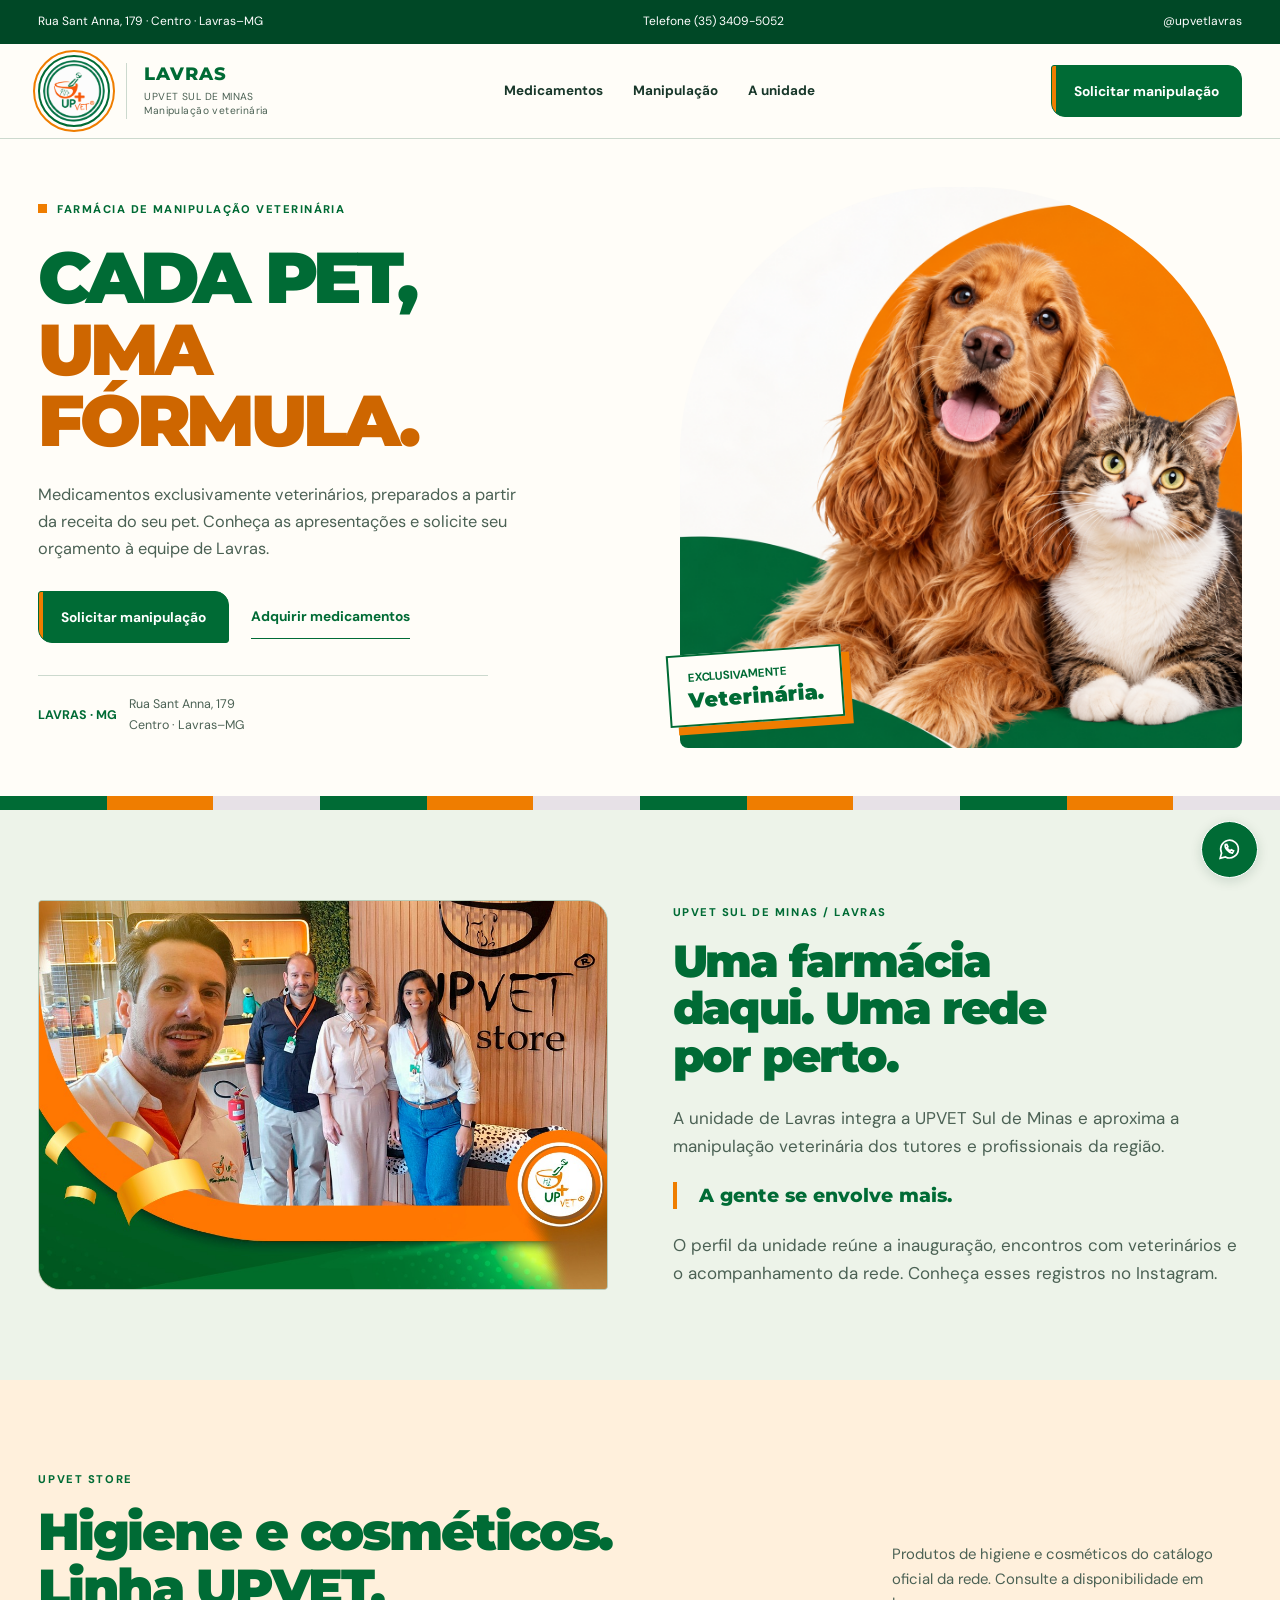
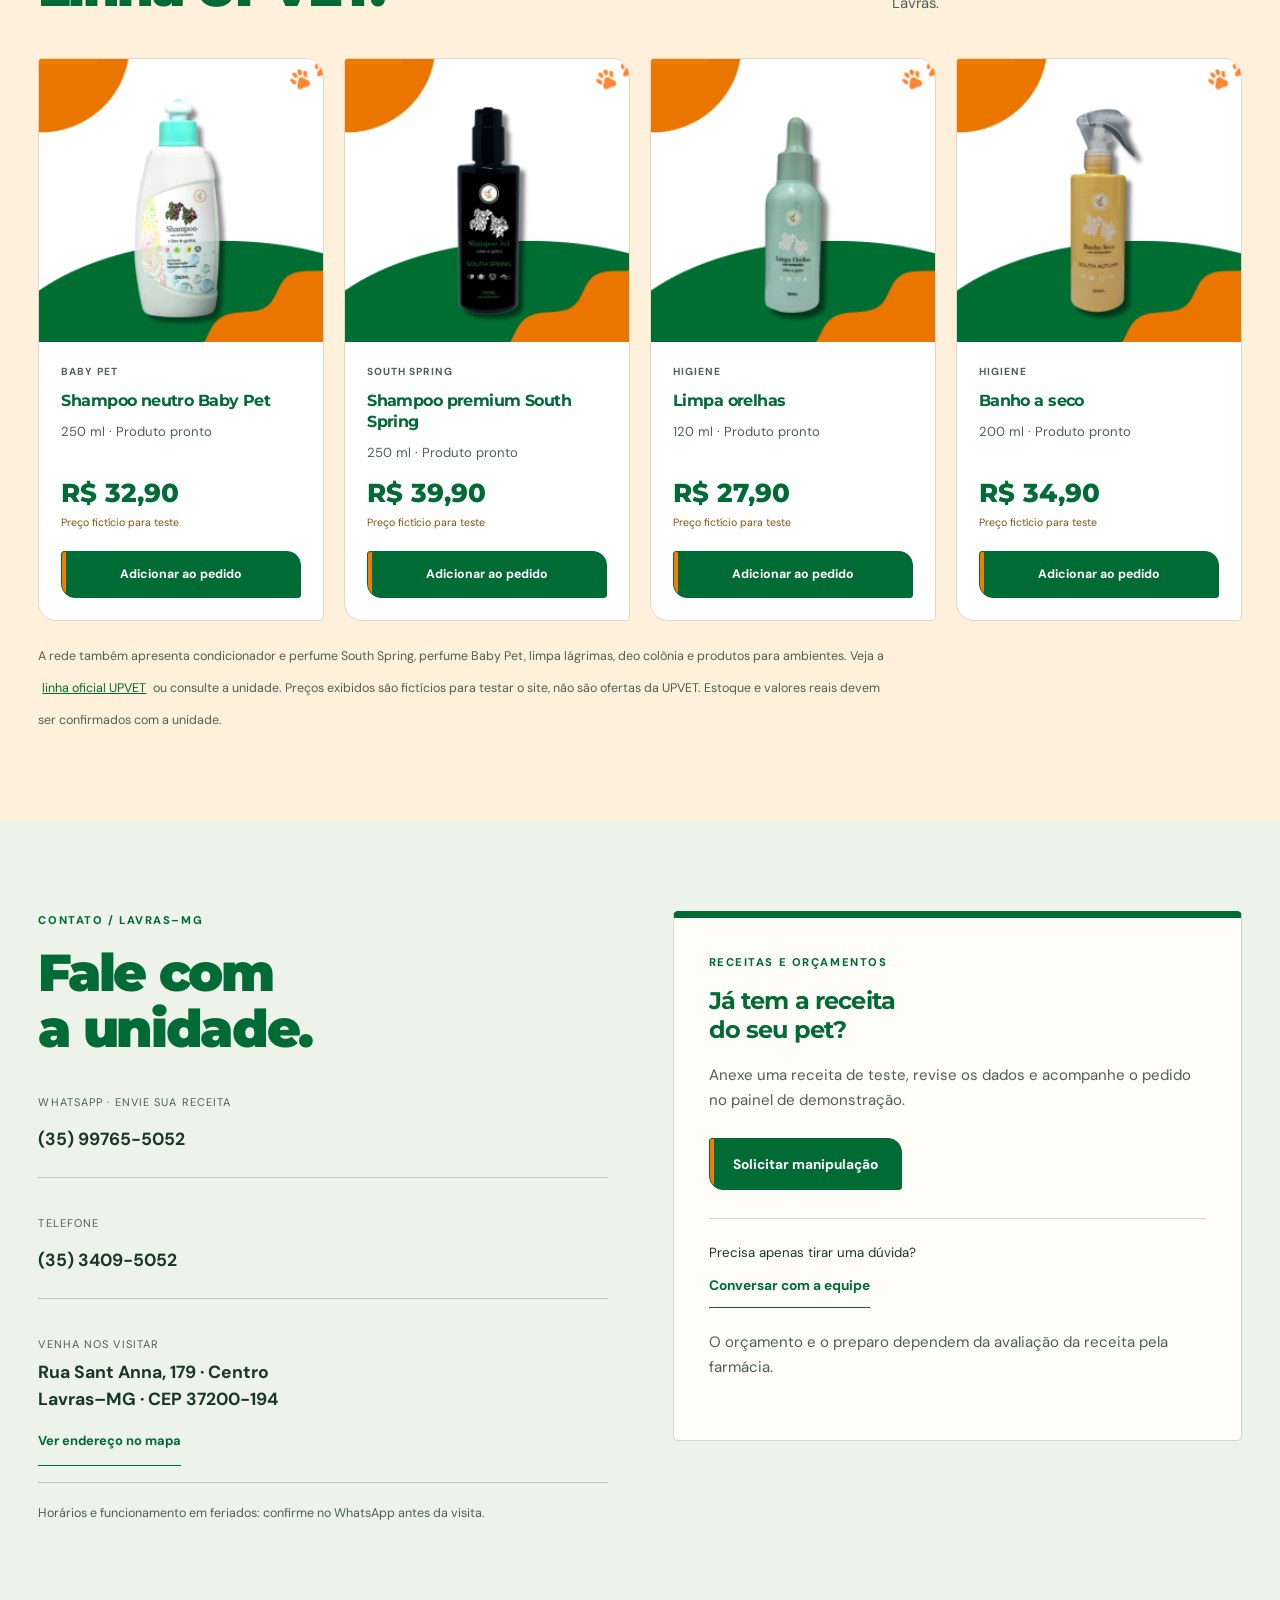
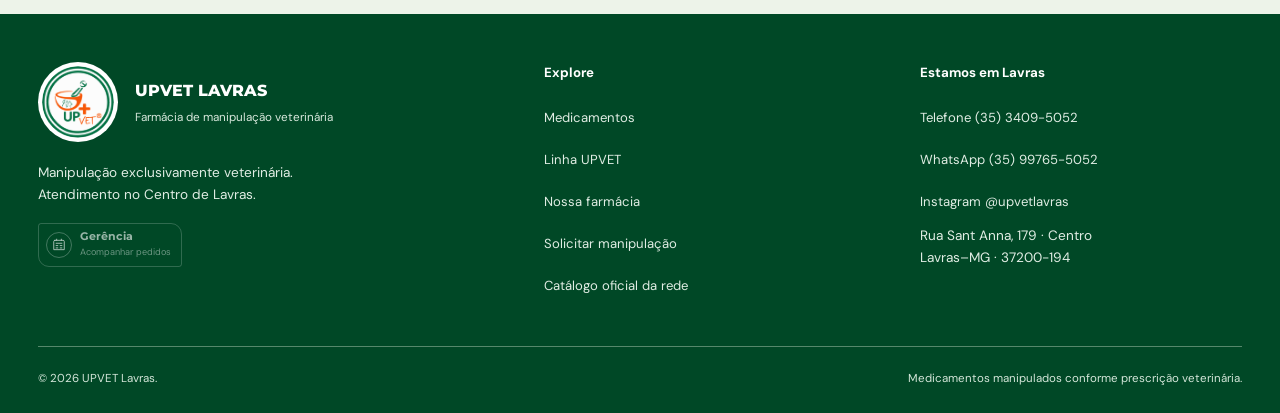
<file: docs/index.html>
<!doctype html>
<html lang="pt-BR"><head><meta charset="utf-8"><meta name="viewport" content="width=device-width,initial-scale=1"><meta name="theme-color" content="#006b35"><meta name="description" content="UPVET Lavras: medicamentos manipulados veterinários, saborização e suporte ao veterinário. Solicite orçamento no WhatsApp (35) 99765-5052."><title>Manipulação veterinária em Lavras · UPVET Lavras</title><link rel="icon" href="assets/marca-lavras-hd.png"><link rel="preconnect" href="https://fonts.googleapis.com"><link rel="preconnect" href="https://fonts.gstatic.com" crossorigin><link href="https://fonts.googleapis.com/css2?family=Montserrat:wght@500;600;700;800;900&family=DM+Sans:wght@400;500;600;700&display=swap" rel="stylesheet"><link rel="stylesheet" href="assets/site.css"><link rel="stylesheet" href="assets/revision.css?v=20261014-3"><script src="assets/site.js" defer></script><script src="assets/commerce.js" defer></script></head><body><a class="skip" href="#conteudo">Pular para o conteúdo</a><div class="topline"><div class="wrap"><span class="address-top">Rua Sant Anna, 179 · Centro · Lavras–MG</span><a href="tel:+553534095052">Telefone (35) 3409-5052</a><a href="https://www.instagram.com/upvetlavras/" target="_blank" rel="noopener noreferrer">@upvetlavras</a></div></div><header class="site-header"><div class="wrap nav"><a class="brand" href="up-vet.html" aria-label="UPVET Lavras, início"><img src="assets/marca-lavras-hd.png" alt="UPVET Lavras" width="70" height="70"><span class="brand-location"><strong>LAVRAS</strong><small>UPVET SUL DE MINAS<br>Manipulação veterinária</small></span></a><nav class="nav-links" id="navigation" aria-label="Navegação principal"><a href="medicamentos.html">Medicamentos</a><a href="solicitar-manipulacao.html">Manipulação</a><a href="up-vet.html#sobre">A unidade</a><a class="nav-request" href="solicitar-manipulacao.html">Solicitar uma manipulação</a></nav><a class="btn " href="solicitar-manipulacao.html">Solicitar manipulação</a><button class="menu" aria-label="Abrir menu" aria-expanded="false" aria-controls="navigation">☰</button></div></header><div class="demo-banner"><div class="wrap"><b>AMBIENTE DE DEMONSTRAÇÃO</b><span>Preços fictícios. Nenhuma compra ou mensagem é enviada à farmácia.</span><a href="gerencia.html">Testar gerência</a></div></div><main id="conteudo"><section class="hero" id="inicio"><div class="wrap hero-grid"><div class="hero-copy"><div class="eyebrow">Farmácia de manipulação veterinária</div><h1>CADA PET,<br><span>UMA<br>FÓRMULA.</span></h1><p>Medicamentos exclusivamente veterinários, preparados a partir da receita do seu pet. Conheça as apresentações e solicite seu orçamento à equipe de Lavras.</p><div class="actions"><a class="btn" href="solicitar-manipulacao.html">Solicitar manipulação</a><a class="inline-link" href="medicamentos.html">Adquirir medicamentos</a></div><div class="hero-note"><b>LAVRAS · MG</b><span>Rua Sant Anna, 179<br>Centro · Lavras–MG</span></div></div><div class="hero-art"><img src="assets/pets-upvet.png" alt="Cão cocker e gato em composição verde e laranja da UPVET Lavras" width="1254" height="1254" fetchpriority="high"><div class="hero-stamp">EXCLUSIVAMENTE<strong>Veterinária.</strong></div></div></div><div class="signature" aria-hidden="true"><span></span><span></span><span></span><span></span><span></span><span></span><span></span><span></span><span></span><span></span><span></span><span></span></div></section><section class="section service-experience" id="servicos"><div class="wrap"><div class="service-heading"><div><span class="section-label">Manipulação veterinária / Lavras</span><h2>A receita é do pet.<br><em>O cuidado também.</em></h2></div><p>Do formato à preferência de sabor: explore o que você pode conversar com a equipe antes de solicitar o preparo.</p></div><div class="service-studio"><div class="service-picker" role="tablist" aria-label="Explore nossos serviços"><button id="tab-formula" role="tab" aria-selected="true" aria-controls="panel-formula" data-service="formula"><img src="assets/capsula.png" alt="">Fórmula sob prescrição<span>Apresentação, concentração e quantidade</span></button><button id="tab-sabor" role="tab" aria-selected="false" aria-controls="panel-sabor" tabindex="-1" data-service="sabor"><img src="assets/biscoito.png" alt="">Sabor que faz diferença<span>Preferências avaliadas pela farmácia</span></button><button id="tab-vet" role="tab" aria-selected="false" aria-controls="panel-vet" tabindex="-1" data-service="vet"><img src="assets/pasta.png" alt="">Conversa de veterinário<span>Suporte para a prescrição</span></button></div><div class="service-stage"><article id="panel-formula" role="tabpanel" aria-labelledby="tab-formula"><span class="section-label">Cada apresentação tem seu lugar</span><h3>Nem todo cuidado<br>vem em cápsula.</h3><p>Biscoito, suspensão, pasta aromatizada, cápsula e outras apresentações fazem parte do catálogo da rede. A escolha depende da receita e da avaliação farmacêutica.</p><div class="format-picks"><a href="solicitar-manipulacao.html?forma=Biscoito"><img src="assets/biscoito.png" alt="">Biscoito</a><a href="solicitar-manipulacao.html?forma=Suspensão"><img src="assets/suspensao.png" alt="">Suspensão</a><a href="solicitar-manipulacao.html?forma=Cápsula"><img src="assets/capsula.png" alt="">Cápsula</a></div><a class="btn" href="solicitar-manipulacao.html">Tenho uma receita</a></article><article id="panel-sabor" role="tabpanel" aria-labelledby="tab-sabor" hidden><span class="section-label">Referências do Instagram da unidade</span><h3>O sabor entra<br>na conversa.</h3><p>Frango, bacon, carne, peixe e picanha são referências divulgadas pela unidade. A compatibilidade com cada fórmula é confirmada pela equipe.</p><div class="taste-picks" aria-label="Preferências para consulta"><button data-taste="Frango" aria-pressed="true">Frango</button><button data-taste="Bacon" aria-pressed="false">Bacon</button><button data-taste="Carne" aria-pressed="false">Carne</button><button data-taste="Peixe" aria-pressed="false">Peixe</button><button data-taste="Picanha" aria-pressed="false">Picanha</button></div><p id="taste-preview" aria-live="polite">Preferência selecionada: Frango. Sujeita à análise da fórmula.</p><a id="taste-link" class="btn" href="solicitar-manipulacao.html?forma=Pasta%20aromatizada&amp;sabor=Frango">Consultar essa preferência</a></article><article id="panel-vet" role="tabpanel" aria-labelledby="tab-vet" hidden><span class="section-label">Para quem prescreve</span><h3>Uma conversa<br>entre profissionais.</h3><p>Organize a prescrição e as observações para a equipe de Lavras. Apresentação, concentração, quantidade e viabilidade são avaliadas pela farmácia.</p><div class="vet-note">A formulação segue a prescrição veterinária. Este site não recomenda tratamentos, princípios ativos ou dosagens.</div><a class="btn" href="solicitar-manipulacao.html?perfil=veterinario">Solicitar como veterinário</a></article></div></div></div></section><section class="section unit-section" id="sobre"><div class="wrap unit-grid"><figure class="unit-photo"><img src="assets/unidade-lavras.jpg" alt="Registro oficial da visita da rede UPVET à unidade de Lavras" width="1080" height="1350" loading="lazy"></figure><div><span class="section-label">UPVET Sul de Minas / Lavras</span><h2>Uma farmácia<br>daqui. Uma rede<br>por perto.</h2><p>A unidade de Lavras integra a UPVET Sul de Minas e aproxima a manipulação veterinária dos tutores e profissionais da região.</p><div class="editorial-quote">A gente se envolve mais.</div><p>O perfil da unidade reúne a inauguração, encontros com veterinários e o acompanhamento da rede. Conheça esses registros no Instagram.</p></div></div></section><section class="section products" id="produtos"><div class="wrap"><span class="section-label">UPVET Store</span><div class="section-top"><h2>Higiene e cosméticos.<br>Linha UPVET.</h2><p>Produtos de higiene e cosméticos do catálogo oficial da rede. Consulte a disponibilidade em Lavras.</p></div><div class="products-grid"><article class="product" data-product="baby-pet" data-category="banho" data-name="Shampoo neutro Baby Pet"><div class="product-photo"><img src="assets/baby-pet.png" alt="Shampoo neutro Baby Pet — imagem oficial UPVET" width="260" height="280" loading="lazy"></div><div class="product-info"><small>Baby Pet</small><h3>Shampoo neutro Baby Pet</h3><p>250 ml · Produto pronto</p><strong class="product-price">R$ 32,90</strong><span class="demo-price">Preço fictício para teste</span><button class="btn product-add" data-add="baby-pet" type="button">Adicionar ao pedido</button></div></article>
<article class="product" data-product="south-spring" data-category="banho" data-name="Shampoo premium South Spring"><div class="product-photo"><img src="assets/south-spring.png" alt="Shampoo premium South Spring — imagem oficial UPVET" width="260" height="280" loading="lazy"></div><div class="product-info"><small>South Spring</small><h3>Shampoo premium South Spring</h3><p>250 ml · Produto pronto</p><strong class="product-price">R$ 39,90</strong><span class="demo-price">Preço fictício para teste</span><button class="btn product-add" data-add="south-spring" type="button">Adicionar ao pedido</button></div></article>
<article class="product" data-product="limpa-orelhas" data-category="higiene" data-name="Limpa orelhas"><div class="product-photo"><img src="assets/limpa-orelhas.png" alt="Limpa orelhas — imagem oficial UPVET" width="260" height="280" loading="lazy"></div><div class="product-info"><small>Higiene</small><h3>Limpa orelhas</h3><p>120 ml · Produto pronto</p><strong class="product-price">R$ 27,90</strong><span class="demo-price">Preço fictício para teste</span><button class="btn product-add" data-add="limpa-orelhas" type="button">Adicionar ao pedido</button></div></article>
<article class="product" data-product="banho-a-seco" data-category="higiene" data-name="Banho a seco"><div class="product-photo"><img src="assets/banho-a-seco.png" alt="Banho a seco — imagem oficial UPVET" width="260" height="280" loading="lazy"></div><div class="product-info"><small>Higiene</small><h3>Banho a seco</h3><p>200 ml · Produto pronto</p><strong class="product-price">R$ 34,90</strong><span class="demo-price">Preço fictício para teste</span><button class="btn product-add" data-add="banho-a-seco" type="button">Adicionar ao pedido</button></div></article></div><p class="products-note">A rede também apresenta condicionador e perfume South Spring, perfume Baby Pet, limpa lágrimas, deo colônia e produtos para ambientes. Veja a <a href="https://www.upvet.com.br/linhaupvet" target="_blank" rel="noopener noreferrer">linha oficial UPVET</a> ou consulte a unidade. Preços exibidos são fictícios para testar o site, não são ofertas da UPVET. Estoque e valores reais devem ser confirmados com a unidade.</p></div></section><section class="section contact" id="contato"><div class="wrap contact-grid"><div><span class="section-label">Contato / Lavras–MG</span><h2>Fale com<br>a unidade.</h2><dl class="contacts"><div><dt>WhatsApp · envie sua receita</dt><dd><a href="https://wa.me/5535997655052" target="_blank" rel="noopener noreferrer">(35) 99765-5052</a></dd></div><div><dt>Telefone</dt><dd><a href="tel:+553534095052">(35) 3409-5052</a></dd></div><div><dt>Venha nos visitar</dt><dd>Rua Sant Anna, 179 · Centro<br>Lavras–MG · CEP 37200-194</dd><a class="inline-link" href="https://www.google.com/maps/search/?api=1&amp;query=UPVET%20Rua%20Sant%20Anna%20179%20Lavras%20MG" target="_blank" rel="noopener noreferrer">Ver endereço no mapa</a></div></dl><p class="contact-hours">Horários e funcionamento em feriados: confirme no WhatsApp antes da visita.</p></div><div class="contact-panel"><span class="section-label">Receitas e orçamentos</span><h3>Já tem a receita<br>do seu pet?</h3><p>Anexe uma receita de teste, revise os dados e acompanhe o pedido no painel de demonstração.</p><a class="btn " href="solicitar-manipulacao.html">Solicitar manipulação</a><div class="contact-secondary">Precisa apenas tirar uma dúvida?<br><a class="inline-link" href="https://wa.me/5535997655052" target="_blank" rel="noopener noreferrer">Conversar com a equipe</a></div><p class="form-source">O orçamento e o preparo dependem da avaliação da receita pela farmácia.</p></div></div></section></main><footer><div class="wrap"><div class="footer-grid"><div class="footer-intro"><div class="footer-logo"><img src="assets/marca-lavras-hd.png" alt="UPVET" width="80" height="80"><div><strong>UPVET LAVRAS</strong><small>Farmácia de manipulação veterinária</small></div></div><p>Manipulação exclusivamente veterinária.<br>Atendimento no Centro de Lavras.</p></div><div class="footer-col"><strong>Explore</strong><a href="medicamentos.html">Medicamentos</a><a href="up-vet.html#produtos">Linha UPVET</a><a href="up-vet.html#sobre">Nossa farmácia</a><a href="solicitar-manipulacao.html">Solicitar manipulação</a><a href="gerencia.html">Gerência · demonstração</a><a href="https://www.upvet.com.br/manipulado" target="_blank" rel="noopener noreferrer">Catálogo oficial da rede</a></div><div class="footer-col"><strong>Estamos em Lavras</strong><a href="tel:+553534095052">Telefone (35) 3409-5052</a><a href="https://wa.me/5535997655052" target="_blank" rel="noopener noreferrer">WhatsApp (35) 99765-5052</a><a href="https://www.instagram.com/upvetlavras/" target="_blank" rel="noopener noreferrer">Instagram @upvetlavras</a><p>Rua Sant Anna, 179 · Centro<br>Lavras–MG · 37200-194</p></div></div><div class="footer-bottom"><span>© <span id="year">2026</span> UPVET Lavras.</span><span>Medicamentos manipulados conforme prescrição veterinária.</span></div></div></footer><a class="floating" href="https://wa.me/5535997655052" target="_blank" rel="noopener noreferrer" aria-label="Conversar com a UPVET Lavras pelo WhatsApp"><svg viewBox="0 0 24 24" aria-hidden="true"><path d="M20.5 11.5a8.5 8.5 0 0 1-12.4 7.6L3 20.5l1.4-5.1a8.5 8.5 0 1 1 16.1-3.9Z"/><path d="M8 7.2c-1 2.9 2.7 7.8 6.7 8.3l1.2-2.2-2.2-1-1 1c-1.4-.6-2.4-1.6-3-3l.8-.9L9.4 7Z"/></svg><span>Fale com a gente</span></a></body></html>
</file>
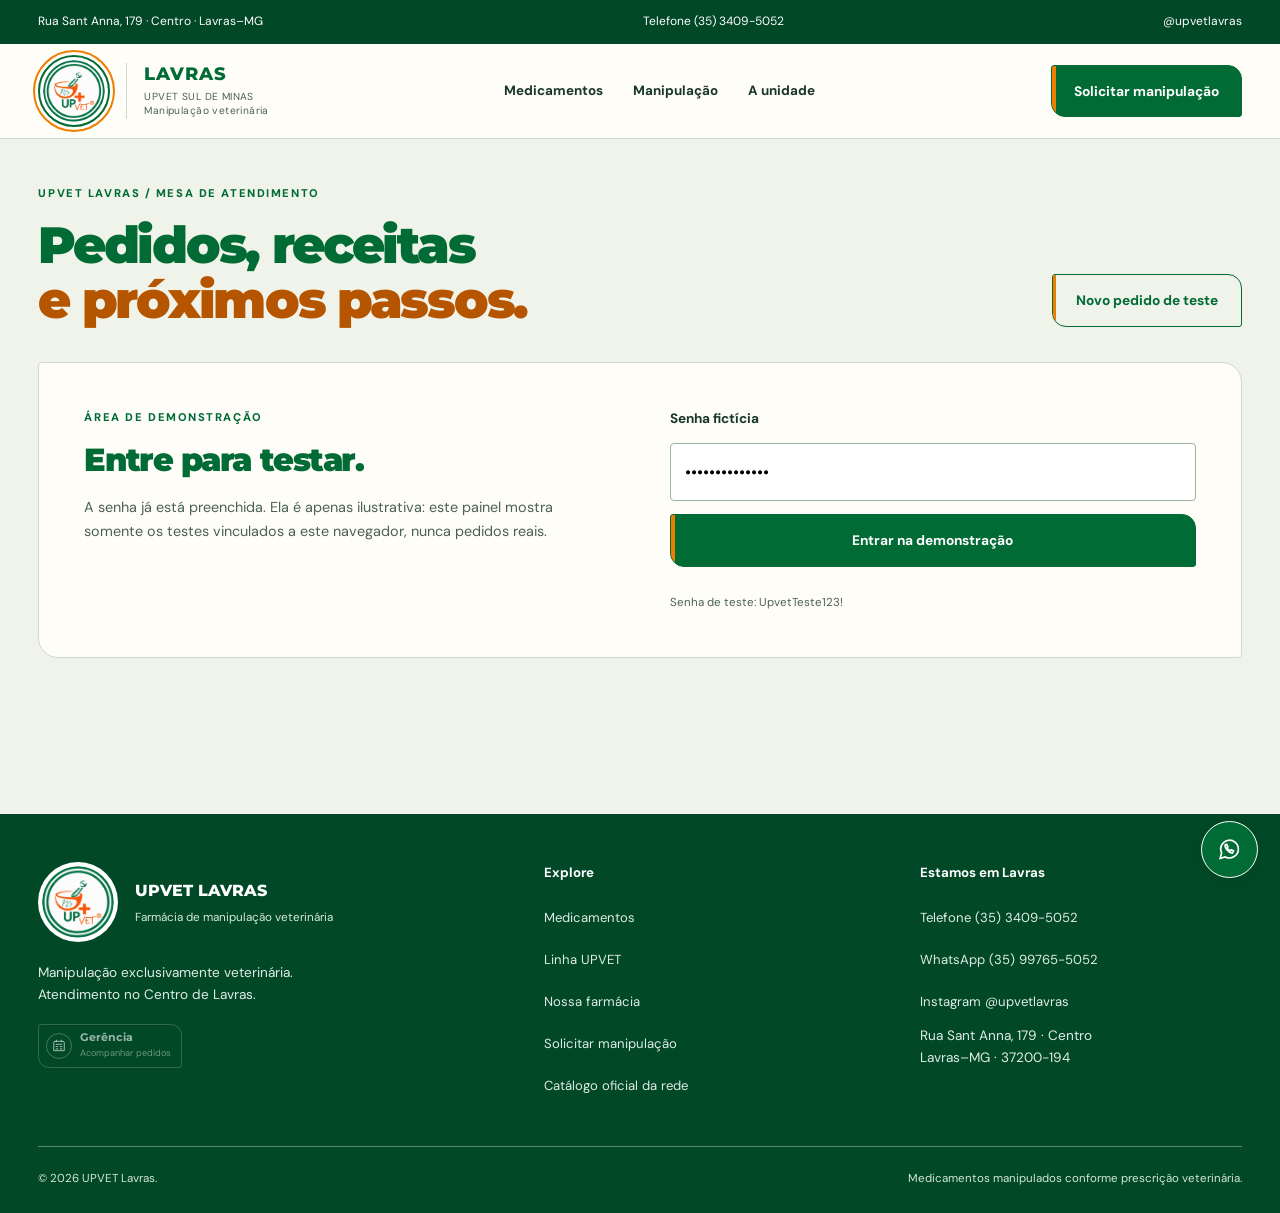
<file: docs/gerencia.html>
<!doctype html>
<html lang="pt-BR"><head><meta charset="utf-8"><meta name="viewport" content="width=device-width,initial-scale=1"><meta name="theme-color" content="#006b35"><meta name="description" content="UPVET Lavras: medicamentos manipulados veterinários, saborização e suporte ao veterinário. Solicite orçamento no WhatsApp (35) 99765-5052."><title>Gerência de pedidos · UPVET Lavras</title><link rel="icon" href="assets/marca-lavras-hd.png"><link rel="preconnect" href="https://fonts.googleapis.com"><link rel="preconnect" href="https://fonts.gstatic.com" crossorigin><link href="https://fonts.googleapis.com/css2?family=Montserrat:wght@500;600;700;800;900&family=DM+Sans:wght@400;500;600;700&display=swap" rel="stylesheet"><link rel="stylesheet" href="assets/site.css"><link rel="stylesheet" href="assets/revision.css?v=20261014-3"><script src="assets/site.js" defer></script><script src="assets/commerce.js" defer></script></head><body><a class="skip" href="#conteudo">Pular para o conteúdo</a><div class="topline"><div class="wrap"><span class="address-top">Rua Sant Anna, 179 · Centro · Lavras–MG</span><a href="tel:+553534095052">Telefone (35) 3409-5052</a><a href="https://www.instagram.com/upvetlavras/" target="_blank" rel="noopener noreferrer">@upvetlavras</a></div></div><header class="site-header"><div class="wrap nav"><a class="brand" href="up-vet.html" aria-label="UPVET Lavras, início"><img src="assets/marca-lavras-hd.png" alt="UPVET Lavras" width="70" height="70"><span class="brand-location"><strong>LAVRAS</strong><small>UPVET SUL DE MINAS<br>Manipulação veterinária</small></span></a><nav class="nav-links" id="navigation" aria-label="Navegação principal"><a href="medicamentos.html">Medicamentos</a><a href="solicitar-manipulacao.html">Manipulação</a><a href="up-vet.html#sobre">A unidade</a><a class="nav-request" href="solicitar-manipulacao.html">Solicitar uma manipulação</a></nav><a class="btn " href="solicitar-manipulacao.html">Solicitar manipulação</a><button class="menu" aria-label="Abrir menu" aria-expanded="false" aria-controls="navigation">☰</button></div></header><div class="demo-banner"><div class="wrap"><b>AMBIENTE DE DEMONSTRAÇÃO</b><span>Preços fictícios. Nenhuma compra ou mensagem é enviada à farmácia.</span><a href="gerencia.html">Testar gerência</a></div></div><main id="conteudo" class="management"><section class="wrap"><div class="manager-heading"><div><span class="section-label">UPVET Lavras / Mesa de atendimento</span><h1>Pedidos, receitas<br><em>e próximos passos.</em></h1></div><a class="btn secondary" href="solicitar-manipulacao.html">Novo pedido de teste</a></div><section id="demo-login" class="login-panel"><div><span class="section-label">Área de demonstração</span><h2>Entre para testar.</h2><p>A senha já está preenchida. Ela é apenas ilustrativa: este painel mostra somente os testes vinculados a este navegador, nunca pedidos reais.</p></div><form id="manager-login"><label for="demo-password">Senha fictícia</label><input id="demo-password" type="password" value="UpvetTeste123!" autocomplete="off" required><button class="btn" type="submit">Entrar na demonstração</button><p id="login-feedback" role="status"></p><small>Senha de teste: UpvetTeste123!</small></form></section><div id="manager-workspace" hidden><div class="manager-tools"><p><b>Demonstração isolada</b> · os pedidos persistem neste ambiente, sem envio real.</p><button class="back-button" id="manager-logout">Sair do painel</button></div><div class="order-metrics" id="order-metrics"></div><div class="order-toolbar"><div class="search-wrap"><label for="order-search">Buscar pedido</label><input type="search" id="order-search" placeholder="Nome, pet, produto ou número"></div><div class="field"><label for="order-filter">Status</label><select id="order-filter"><option value="">Todos os status</option><option>Recebido</option><option>Em análise</option><option>Aguardando receita</option><option>Orçamento enviado</option><option>Em preparo</option><option>Pronto para retirada</option><option>Concluído</option><option>Cancelado</option></select></div><button class="btn secondary" id="refresh-orders">Atualizar</button></div><p id="manager-feedback" role="status" aria-live="polite"></p><div id="orders-list" class="orders-list"></div><div id="orders-empty" class="empty-state" hidden><h2>Sua mesa está livre.</h2><p>Crie uma solicitação no site ou carregue três exemplos fictícios para testar os status.</p><button class="btn" id="seed-orders">Criar exemplos de teste</button></div><p class="manager-footnote">Arquivos e pedidos são privados ao identificador de teste deste navegador. Limpar os dados do navegador perde esse acesso. A operação real precisa de autenticação de gerente e política de retenção; este modo não deve receber dados de clientes.</p></div></section></main><dialog id="order-dialog" class="order-dialog"><div class="dialog-head"><div><span class="section-label">Ficha de atendimento · teste</span><h2 id="detail-title">Pedido</h2></div><button class="dialog-close" data-close="order-dialog" aria-label="Fechar pedido">×</button></div><div class="order-detail-grid"><div><pre id="detail-summary" class="review-summary"></pre><div class="attachment-box"><h3>Receita anexada</h3><p id="detail-attachment"></p><button id="download-attachment" class="btn secondary" hidden>Baixar receita de teste</button></div><div class="notification-preview"><h3>WhatsApp</h3><p>Simulado · nenhum envio real à UPVET.</p><pre id="detail-notification"></pre></div></div><div><form id="order-edit"><div class="field"><label for="detail-status">Etapa do pedido</label><select id="detail-status"><option>Recebido</option><option>Em análise</option><option>Aguardando receita</option><option>Orçamento enviado</option><option>Em preparo</option><option>Pronto para retirada</option><option>Concluído</option><option>Cancelado</option></select></div><div class="field"><label for="detail-quote">Orçamento fictício (R$)</label><input type="number" id="detail-quote" min="0" max="100000" step=".01" placeholder="Ainda não definido"></div><div class="field"><label for="detail-note">Observação interna</label><textarea id="detail-note" maxlength="500" placeholder="Ex.: aguardando conferência da receita de teste."></textarea></div><button class="btn" type="submit">Salvar alterações</button><p id="detail-feedback" role="status"></p></form><h3 class="history-title">Histórico do pedido</h3><ol id="detail-history" class="order-history"></ol></div></div></dialog><footer><div class="wrap"><div class="footer-grid"><div class="footer-intro"><div class="footer-logo"><img src="assets/marca-lavras-hd.png" alt="UPVET" width="80" height="80"><div><strong>UPVET LAVRAS</strong><small>Farmácia de manipulação veterinária</small></div></div><p>Manipulação exclusivamente veterinária.<br>Atendimento no Centro de Lavras.</p></div><div class="footer-col"><strong>Explore</strong><a href="medicamentos.html">Medicamentos</a><a href="up-vet.html#produtos">Linha UPVET</a><a href="up-vet.html#sobre">Nossa farmácia</a><a href="solicitar-manipulacao.html">Solicitar manipulação</a><a href="gerencia.html">Gerência · demonstração</a><a href="https://www.upvet.com.br/manipulado" target="_blank" rel="noopener noreferrer">Catálogo oficial da rede</a></div><div class="footer-col"><strong>Estamos em Lavras</strong><a href="tel:+553534095052">Telefone (35) 3409-5052</a><a href="https://wa.me/5535997655052" target="_blank" rel="noopener noreferrer">WhatsApp (35) 99765-5052</a><a href="https://www.instagram.com/upvetlavras/" target="_blank" rel="noopener noreferrer">Instagram @upvetlavras</a><p>Rua Sant Anna, 179 · Centro<br>Lavras–MG · 37200-194</p></div></div><div class="footer-bottom"><span>© <span id="year">2026</span> UPVET Lavras.</span><span>Medicamentos manipulados conforme prescrição veterinária.</span></div></div></footer><a class="floating" href="https://wa.me/5535997655052" target="_blank" rel="noopener noreferrer" aria-label="Conversar com a UPVET Lavras pelo WhatsApp"><svg viewBox="0 0 24 24" aria-hidden="true"><path d="M20.5 11.5a8.5 8.5 0 0 1-12.4 7.6L3 20.5l1.4-5.1a8.5 8.5 0 1 1 16.1-3.9Z"/><path d="M8 7.2c-1 2.9 2.7 7.8 6.7 8.3l1.2-2.2-2.2-1-1 1c-1.4-.6-2.4-1.6-3-3l.8-.9L9.4 7Z"/></svg><span>Fale com a gente</span></a></body></html>
</file>
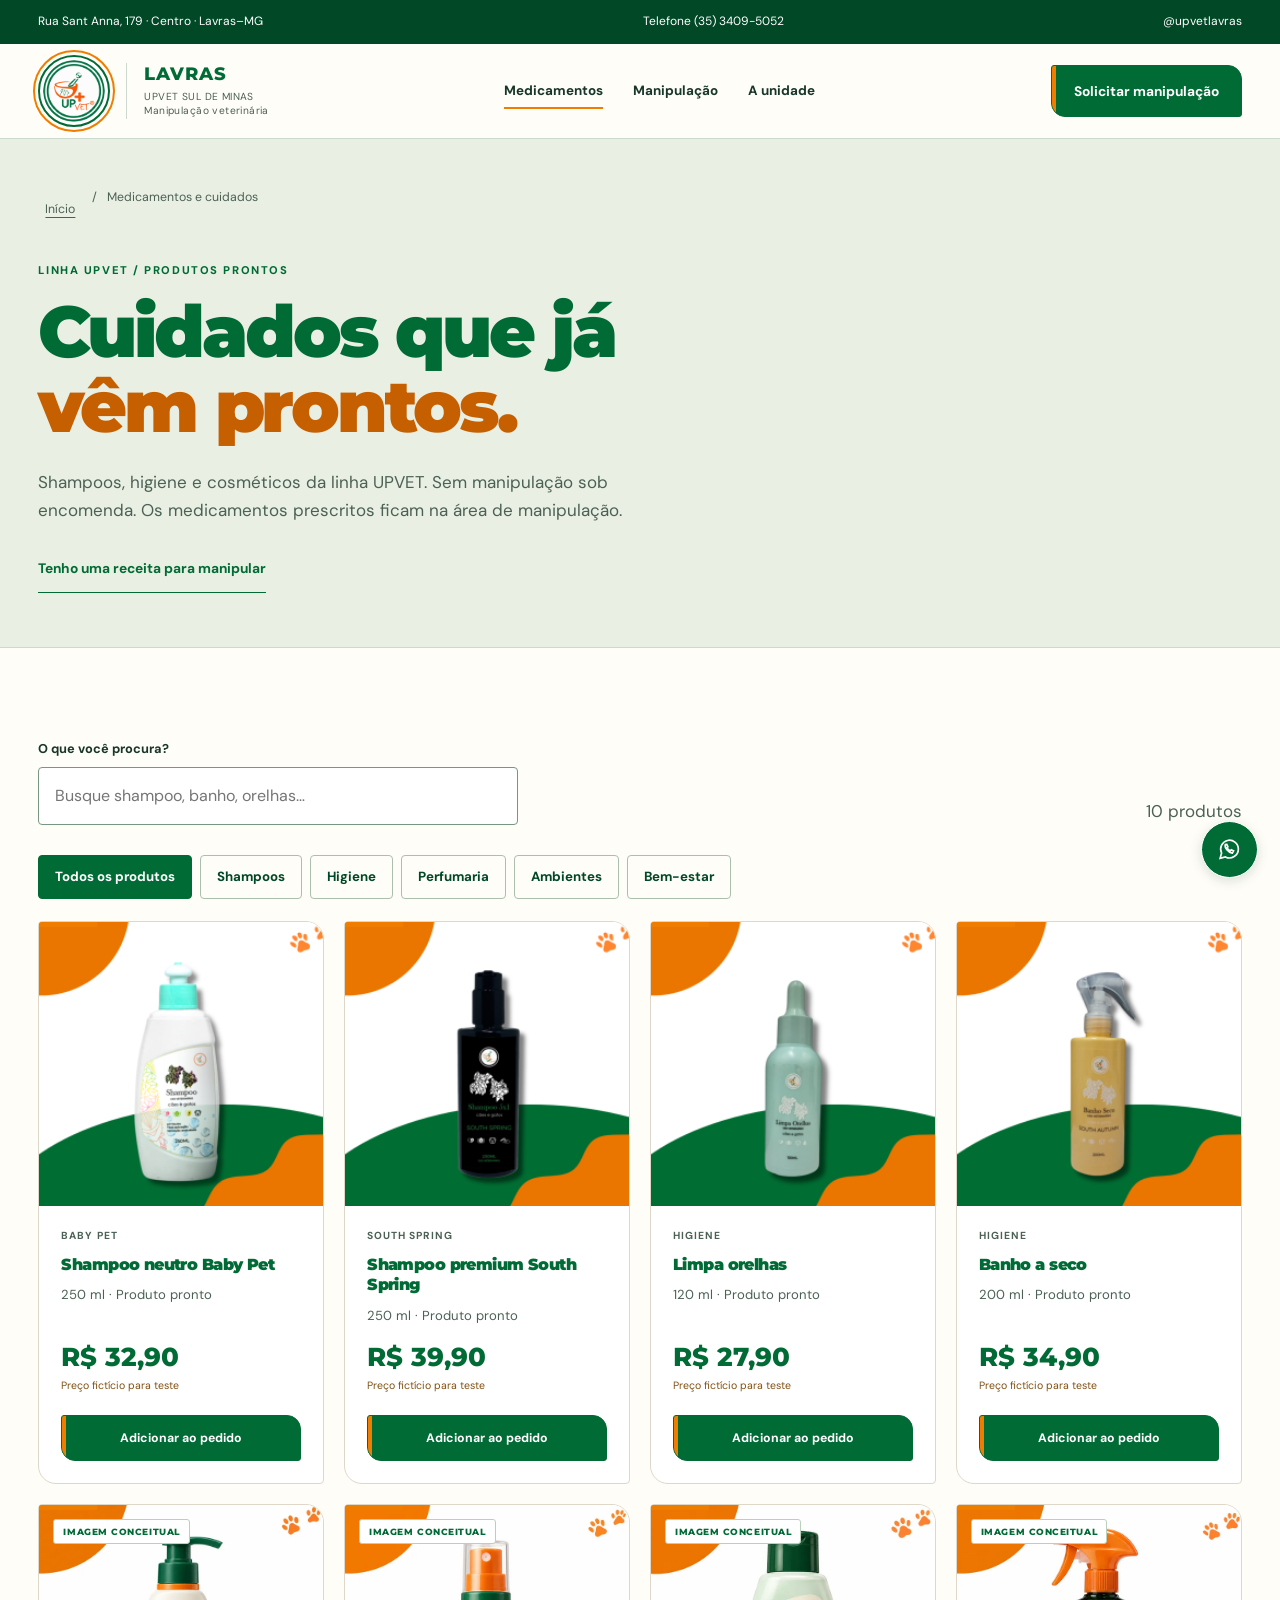
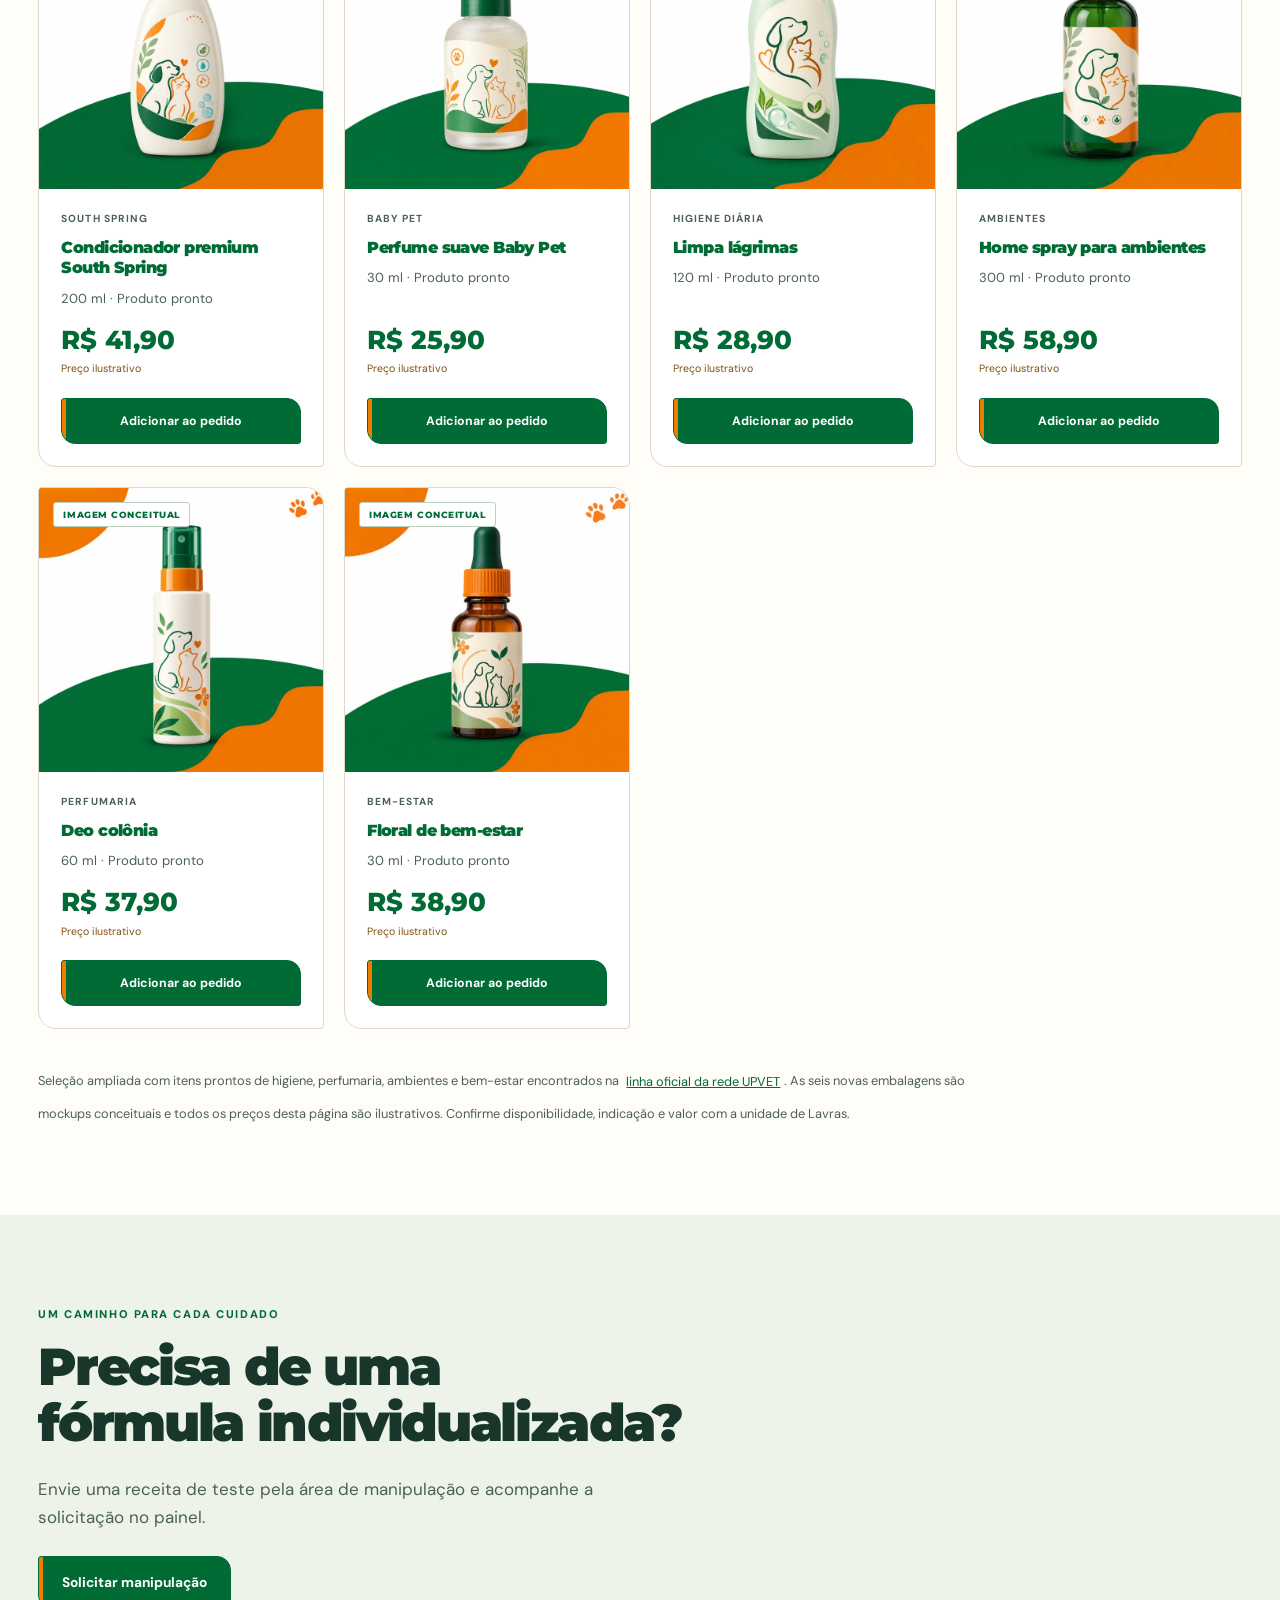
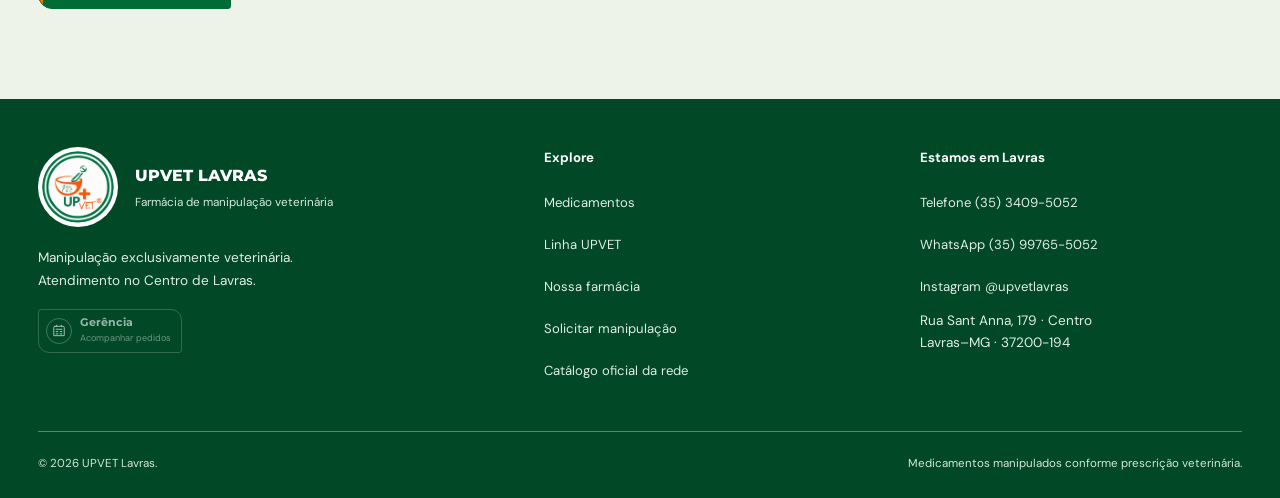
<file: docs/medicamentos.html>
<!doctype html>
<html lang="pt-BR"><head><meta charset="utf-8"><meta name="viewport" content="width=device-width,initial-scale=1"><meta name="theme-color" content="#006b35"><meta name="description" content="UPVET Lavras: medicamentos manipulados veterinários, saborização e suporte ao veterinário. Solicite orçamento no WhatsApp (35) 99765-5052."><title>Produtos prontos · UPVET Lavras</title><link rel="icon" href="assets/marca-lavras-hd.png"><link rel="preconnect" href="https://fonts.googleapis.com"><link rel="preconnect" href="https://fonts.gstatic.com" crossorigin><link href="https://fonts.googleapis.com/css2?family=Montserrat:wght@500;600;700;800;900&family=DM+Sans:wght@400;500;600;700&display=swap" rel="stylesheet"><link rel="stylesheet" href="assets/site.css"><link rel="stylesheet" href="assets/revision.css?v=20261014-3"><script src="assets/site.js" defer></script><script src="assets/commerce.js" defer></script></head><body><a class="skip" href="#conteudo">Pular para o conteúdo</a><div class="topline"><div class="wrap"><span class="address-top">Rua Sant Anna, 179 · Centro · Lavras–MG</span><a href="tel:+553534095052">Telefone (35) 3409-5052</a><a href="https://www.instagram.com/upvetlavras/" target="_blank" rel="noopener noreferrer">@upvetlavras</a></div></div><header class="site-header"><div class="wrap nav"><a class="brand" href="up-vet.html" aria-label="UPVET Lavras, início"><img src="assets/marca-lavras-hd.png" alt="UPVET Lavras" width="70" height="70"><span class="brand-location"><strong>LAVRAS</strong><small>UPVET SUL DE MINAS<br>Manipulação veterinária</small></span></a><nav class="nav-links" id="navigation" aria-label="Navegação principal"><a href="medicamentos.html">Medicamentos</a><a href="solicitar-manipulacao.html">Manipulação</a><a href="up-vet.html#sobre">A unidade</a><a class="nav-request" href="solicitar-manipulacao.html">Solicitar uma manipulação</a></nav><a class="btn " href="solicitar-manipulacao.html">Solicitar manipulação</a><button class="menu" aria-label="Abrir menu" aria-expanded="false" aria-controls="navigation">☰</button></div></header><div class="demo-banner"><div class="wrap"><b>AMBIENTE DE DEMONSTRAÇÃO</b><span>Preços fictícios. Nenhuma compra ou mensagem é enviada à farmácia.</span><a href="gerencia.html">Testar gerência</a></div></div><main id="conteudo"><section class="page-hero shop-hero"><div class="wrap"><nav class="breadcrumbs" aria-label="Caminho da página"><a href="up-vet.html">Início</a><span>/</span><span>Medicamentos e cuidados</span></nav><span class="section-label">Linha UPVET / Produtos prontos</span><h1>Cuidados que já<br><em>vêm prontos.</em></h1><p>Shampoos, higiene e cosméticos da linha UPVET. Sem manipulação sob encomenda. Os medicamentos prescritos ficam na área de manipulação.</p><a class="inline-link" href="solicitar-manipulacao.html">Tenho uma receita para manipular</a></div></section><section class="section"><div class="wrap"><div class="catalog-toolbar"><div class="search-wrap"><label for="shop-search">O que você procura?</label><input id="shop-search" type="search" placeholder="Busque shampoo, banho, orelhas…"></div><p id="shop-count" aria-live="polite">4 produtos</p></div><div class="filters" aria-label="Categorias de produtos"><button class="filter" data-shop-filter="todos" aria-pressed="true">Todos os produtos</button><button class="filter" data-shop-filter="banho" aria-pressed="false">Shampoos</button><button class="filter" data-shop-filter="higiene" aria-pressed="false">Higiene</button></div><div class="products-grid"><article class="product" data-product="baby-pet" data-category="banho" data-name="Shampoo neutro Baby Pet"><div class="product-photo"><img src="assets/baby-pet.png" alt="Shampoo neutro Baby Pet — imagem oficial UPVET" width="260" height="280" loading="lazy"></div><div class="product-info"><small>Baby Pet</small><h3>Shampoo neutro Baby Pet</h3><p>250 ml · Produto pronto</p><strong class="product-price">R$ 32,90</strong><span class="demo-price">Preço fictício para teste</span><button class="btn product-add" data-add="baby-pet" type="button">Adicionar ao pedido</button></div></article>
<article class="product" data-product="south-spring" data-category="banho" data-name="Shampoo premium South Spring"><div class="product-photo"><img src="assets/south-spring.png" alt="Shampoo premium South Spring — imagem oficial UPVET" width="260" height="280" loading="lazy"></div><div class="product-info"><small>South Spring</small><h3>Shampoo premium South Spring</h3><p>250 ml · Produto pronto</p><strong class="product-price">R$ 39,90</strong><span class="demo-price">Preço fictício para teste</span><button class="btn product-add" data-add="south-spring" type="button">Adicionar ao pedido</button></div></article>
<article class="product" data-product="limpa-orelhas" data-category="higiene" data-name="Limpa orelhas"><div class="product-photo"><img src="assets/limpa-orelhas.png" alt="Limpa orelhas — imagem oficial UPVET" width="260" height="280" loading="lazy"></div><div class="product-info"><small>Higiene</small><h3>Limpa orelhas</h3><p>120 ml · Produto pronto</p><strong class="product-price">R$ 27,90</strong><span class="demo-price">Preço fictício para teste</span><button class="btn product-add" data-add="limpa-orelhas" type="button">Adicionar ao pedido</button></div></article>
<article class="product" data-product="banho-a-seco" data-category="higiene" data-name="Banho a seco"><div class="product-photo"><img src="assets/banho-a-seco.png" alt="Banho a seco — imagem oficial UPVET" width="260" height="280" loading="lazy"></div><div class="product-info"><small>Higiene</small><h3>Banho a seco</h3><p>200 ml · Produto pronto</p><strong class="product-price">R$ 34,90</strong><span class="demo-price">Preço fictício para teste</span><button class="btn product-add" data-add="banho-a-seco" type="button">Adicionar ao pedido</button></div></article></div><div id="shop-empty" class="empty-state" hidden><h2>Nenhum produto encontrado.</h2><p>Tente outro nome ou remova o filtro.</p><button class="back-button" id="shop-clear">Limpar busca</button></div><p class="catalog-disclaimer">Esta seleção reúne produtos de higiene e cosméticos, não um catálogo de medicamentos isentos de prescrição. Não classificamos princípios ativos como “sem receita” sem confirmação da farmácia. Fotos e apresentações: <a href="https://www.upvet.com.br/linhaupvet" target="_blank" rel="noopener noreferrer">catálogo da rede UPVET</a>. Estoque local sob consulta. Todos os preços são fictícios para demonstração.</p></div></section><section class="section request-page"><div class="wrap"><span class="section-label">Um caminho para cada cuidado</span><h2>Precisa de uma<br>fórmula individualizada?</h2><p class="route-copy">Envie uma receita de teste pela área de manipulação e acompanhe a solicitação no painel.</p><a class="btn" href="solicitar-manipulacao.html">Solicitar manipulação</a></div></section></main><footer><div class="wrap"><div class="footer-grid"><div class="footer-intro"><div class="footer-logo"><img src="assets/marca-lavras-hd.png" alt="UPVET" width="80" height="80"><div><strong>UPVET LAVRAS</strong><small>Farmácia de manipulação veterinária</small></div></div><p>Manipulação exclusivamente veterinária.<br>Atendimento no Centro de Lavras.</p></div><div class="footer-col"><strong>Explore</strong><a href="medicamentos.html">Medicamentos</a><a href="up-vet.html#produtos">Linha UPVET</a><a href="up-vet.html#sobre">Nossa farmácia</a><a href="solicitar-manipulacao.html">Solicitar manipulação</a><a href="gerencia.html">Gerência · demonstração</a><a href="https://www.upvet.com.br/manipulado" target="_blank" rel="noopener noreferrer">Catálogo oficial da rede</a></div><div class="footer-col"><strong>Estamos em Lavras</strong><a href="tel:+553534095052">Telefone (35) 3409-5052</a><a href="https://wa.me/5535997655052" target="_blank" rel="noopener noreferrer">WhatsApp (35) 99765-5052</a><a href="https://www.instagram.com/upvetlavras/" target="_blank" rel="noopener noreferrer">Instagram @upvetlavras</a><p>Rua Sant Anna, 179 · Centro<br>Lavras–MG · 37200-194</p></div></div><div class="footer-bottom"><span>© <span id="year">2026</span> UPVET Lavras.</span><span>Medicamentos manipulados conforme prescrição veterinária.</span></div></div></footer><a class="floating" href="https://wa.me/5535997655052" target="_blank" rel="noopener noreferrer" aria-label="Conversar com a UPVET Lavras pelo WhatsApp"><svg viewBox="0 0 24 24" aria-hidden="true"><path d="M20.5 11.5a8.5 8.5 0 0 1-12.4 7.6L3 20.5l1.4-5.1a8.5 8.5 0 1 1 16.1-3.9Z"/><path d="M8 7.2c-1 2.9 2.7 7.8 6.7 8.3l1.2-2.2-2.2-1-1 1c-1.4-.6-2.4-1.6-3-3l.8-.9L9.4 7Z"/></svg><span>Fale com a gente</span></a></body></html>
</file>
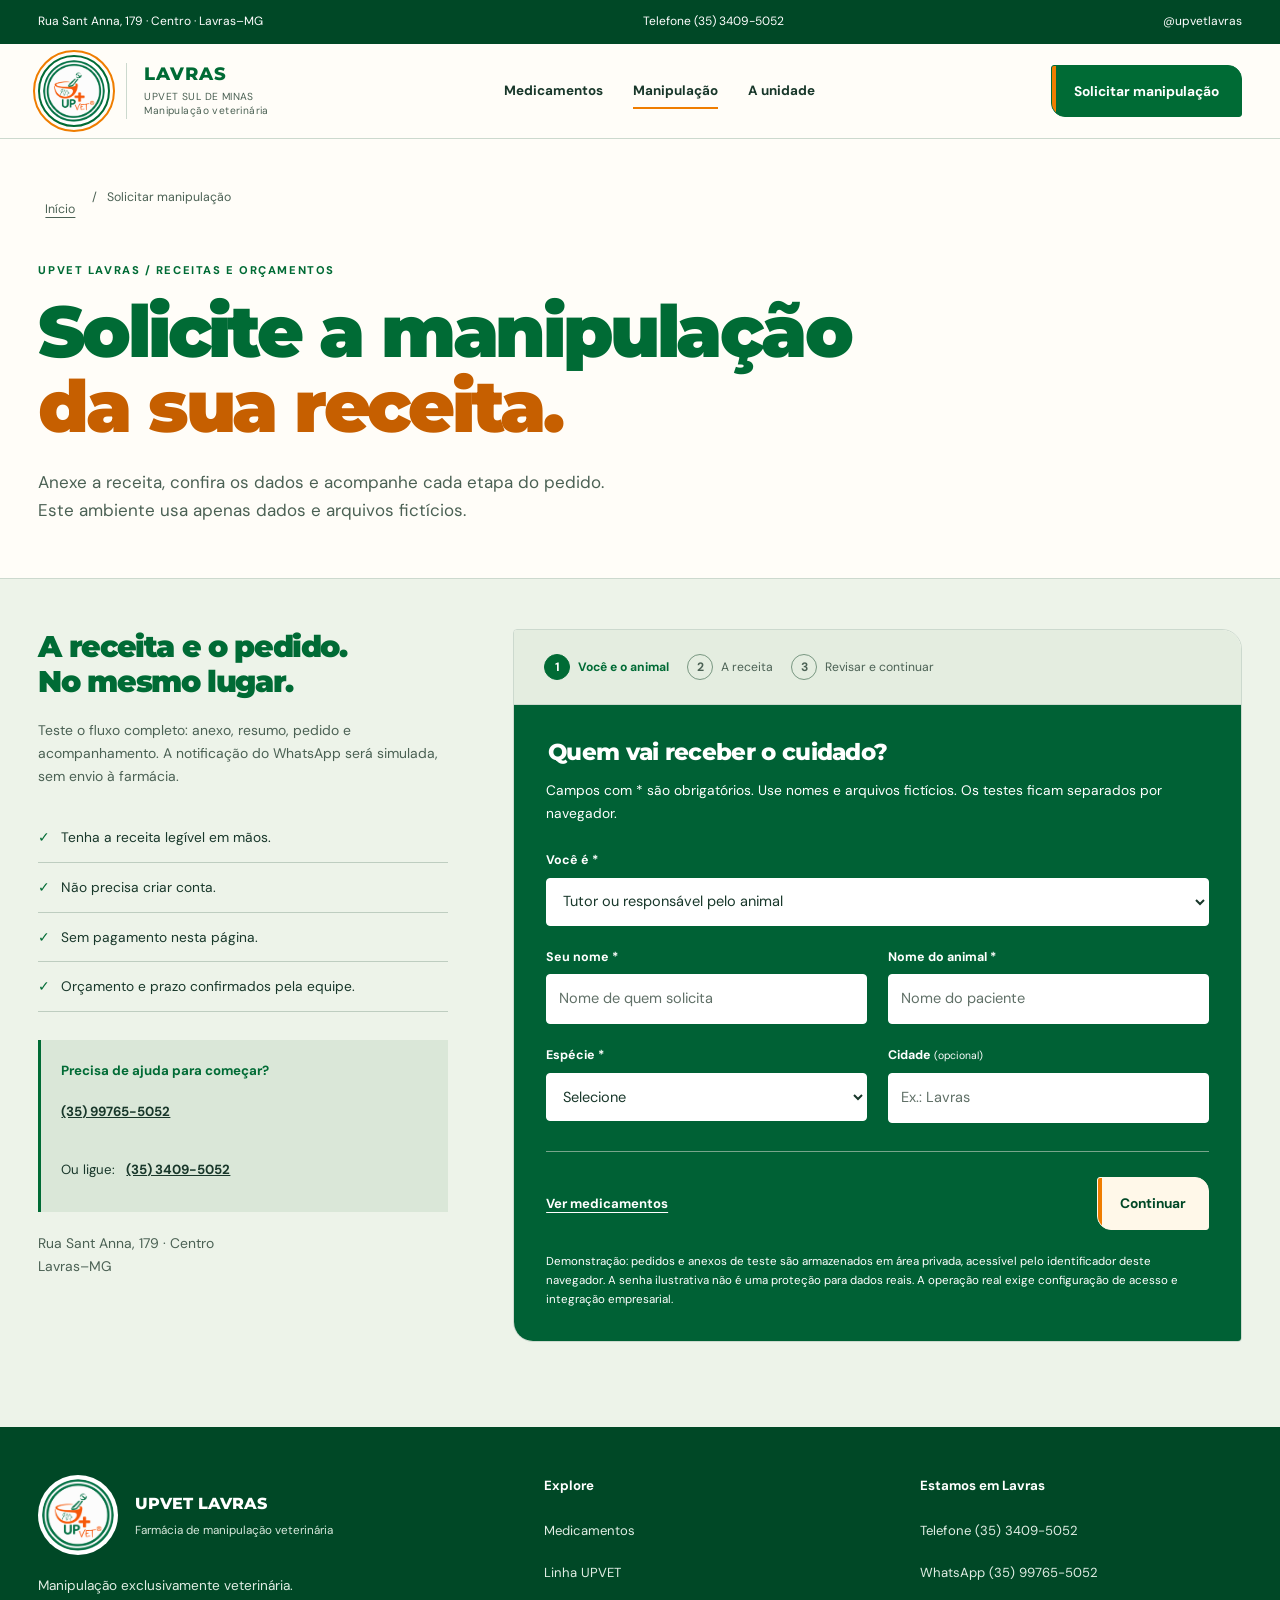
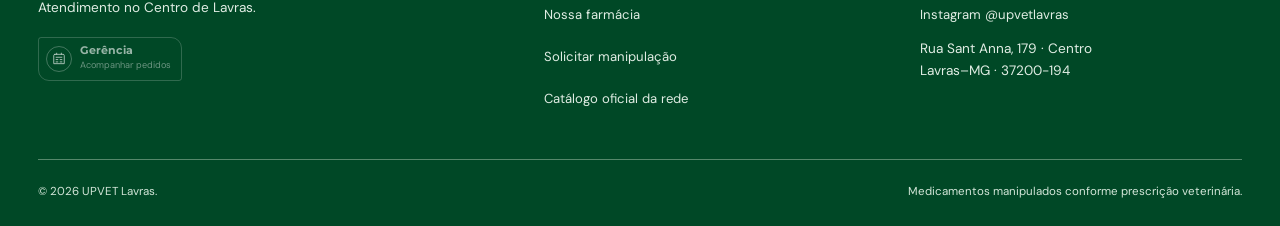
<file: docs/solicitar-manipulacao.html>
<!doctype html>
<html lang="pt-BR"><head><meta charset="utf-8"><meta name="viewport" content="width=device-width,initial-scale=1"><meta name="theme-color" content="#006b35"><meta name="description" content="UPVET Lavras: medicamentos manipulados veterinários, saborização e suporte ao veterinário. Solicite orçamento no WhatsApp (35) 99765-5052."><title>Solicitar manipulação · UPVET Lavras</title><link rel="icon" href="assets/marca-lavras-hd.png"><link rel="preconnect" href="https://fonts.googleapis.com"><link rel="preconnect" href="https://fonts.gstatic.com" crossorigin><link href="https://fonts.googleapis.com/css2?family=Montserrat:wght@500;600;700;800;900&family=DM+Sans:wght@400;500;600;700&display=swap" rel="stylesheet"><link rel="stylesheet" href="assets/site.css"><link rel="stylesheet" href="assets/revision.css?v=20261014-3"><script src="assets/site.js" defer></script><script src="assets/commerce.js" defer></script></head><body><a class="skip" href="#conteudo">Pular para o conteúdo</a><div class="topline"><div class="wrap"><span class="address-top">Rua Sant Anna, 179 · Centro · Lavras–MG</span><a href="tel:+553534095052">Telefone (35) 3409-5052</a><a href="https://www.instagram.com/upvetlavras/" target="_blank" rel="noopener noreferrer">@upvetlavras</a></div></div><header class="site-header"><div class="wrap nav"><a class="brand" href="up-vet.html" aria-label="UPVET Lavras, início"><img src="assets/marca-lavras-hd.png" alt="UPVET Lavras" width="70" height="70"><span class="brand-location"><strong>LAVRAS</strong><small>UPVET SUL DE MINAS<br>Manipulação veterinária</small></span></a><nav class="nav-links" id="navigation" aria-label="Navegação principal"><a href="medicamentos.html">Medicamentos</a><a href="solicitar-manipulacao.html">Manipulação</a><a href="up-vet.html#sobre">A unidade</a><a class="nav-request" href="solicitar-manipulacao.html">Solicitar uma manipulação</a></nav><a class="btn " href="solicitar-manipulacao.html">Solicitar manipulação</a><button class="menu" aria-label="Abrir menu" aria-expanded="false" aria-controls="navigation">☰</button></div></header><div class="demo-banner"><div class="wrap"><b>AMBIENTE DE DEMONSTRAÇÃO</b><span>Preços fictícios. Nenhuma compra ou mensagem é enviada à farmácia.</span><a href="gerencia.html">Testar gerência</a></div></div><main id="conteudo">
<section class="page-hero"><div class="wrap"><nav class="breadcrumbs" aria-label="Caminho da página"><a href="up-vet.html">Início</a><span aria-hidden="true">/</span><span>Solicitar manipulação</span></nav><span class="section-label">UPVET Lavras / Receitas e orçamentos</span><h1>Solicite a manipulação<br><em>da sua receita.</em></h1><p>Anexe a receita, confira os dados e acompanhe cada etapa do pedido. Este ambiente usa apenas dados e arquivos fictícios.</p></div></section>
<div class="request-page"><div class="wrap request-layout"><aside class="request-aside"><h2>A receita e o pedido.<br>No mesmo lugar.</h2><p>Teste o fluxo completo: anexo, resumo, pedido e acompanhamento. A notificação do WhatsApp será simulada, sem envio à farmácia.</p><ul><li>Tenha a receita legível em mãos.</li><li>Não precisa criar conta.</li><li>Sem pagamento nesta página.</li><li>Orçamento e prazo confirmados pela equipe.</li></ul><div class="support-note"><strong>Precisa de ajuda para começar?</strong><a href="https://wa.me/5535997655052" target="_blank" rel="noopener noreferrer">(35) 99765-5052</a>Ou ligue: <a href="tel:+553534095052">(35) 3409-5052</a></div><p>Rua Sant Anna, 179 · Centro<br>Lavras–MG</p></aside>
<div class="request-shell"><ol class="stepper" aria-label="Etapas da solicitação"><li aria-current="step"><b>1</b>Você e o animal</li><li><b>2</b>A receita</li><li><b>3</b>Revisar e continuar</li></ol>
<form class="request-form" id="prescription-form" novalidate><noscript><style>#prescription-form>fieldset,#prescription-form>section{display:none!important}</style><div class="no-script">Ative o JavaScript para usar as etapas ou <a href="https://wa.me/5535997655052">converse diretamente com a UPVET Lavras pelo WhatsApp</a>. Nenhum pedido será enviado por este formulário sem JavaScript.</div></noscript>
<fieldset data-step="0"><legend tabindex="-1">Quem vai receber o cuidado?</legend><p class="step-description">Campos com * são obrigatórios. Use nomes e arquivos fictícios. Os testes ficam separados por navegador.</p><div class="fields">
<div class="field full"><label for="request-role">Você é *</label><select id="request-role" name="role" required><option value="tutor">Tutor ou responsável pelo animal</option><option value="veterinario">Médico-veterinário</option></select></div>
<div class="field"><label for="request-name">Seu nome *</label><input id="request-name" name="name" autocomplete="name" maxlength="80" required placeholder="Nome de quem solicita"></div>
<div class="field"><label for="request-pet">Nome do animal *</label><input id="request-pet" name="pet" maxlength="80" required placeholder="Nome do paciente"></div>
<div class="field"><label for="request-species">Espécie *</label><select id="request-species" name="species" required><option value="">Selecione</option><option>Cão</option><option>Gato</option><option>Ave</option><option>Equino</option><option>Roedor</option><option>Outra espécie</option></select></div>
<div class="field"><label for="request-city">Cidade <small>(opcional)</small></label><input id="request-city" name="city" maxlength="80" autocomplete="address-level2" placeholder="Ex.: Lavras"></div>
<div class="field full" id="other-species-field" hidden><label for="other-species">Qual espécie? *</label><input id="other-species" name="otherSpecies" maxlength="60" disabled></div></div>
<div class="request-actions"><a class="back-button" href="medicamentos.html">Ver medicamentos</a><button class="btn" type="button" data-next>Continuar</button></div></fieldset>
<fieldset data-step="1" hidden><legend tabindex="-1">Vamos falar da receita.</legend><p class="step-description">Transcreva apenas o que já foi prescrito. Não é necessário informar diagnóstico ou dados pessoais do veterinário.</p><div class="fields">
<div class="field full"><label for="recipe-status">Você já tem a receita veterinária? *</label><select id="recipe-status" name="recipeStatus" required><option value="">Selecione</option><option value="sim">Sim, vou anexar</option><option value="nao">Ainda não — quero orientação da equipe</option></select></div>
<div class="field full upload-field" id="upload-field" hidden><label for="recipe-file" class="upload-label"><svg width="25" height="25" viewBox="0 0 24 24" fill="none" stroke="currentColor" stroke-width="1.8" aria-hidden="true"><path d="m8 13 6-6a3 3 0 0 1 4 4l-8 8a5 5 0 0 1-7-7l9-9a6 6 0 0 1 9 9l-9 9"/></svg>Anexar receita de teste</label><input id="recipe-file" name="recipe" type="file" accept=".pdf,.png,.jpg,.jpeg,application/pdf,image/png,image/jpeg" aria-describedby="file-help"><span id="file-help" class="field-hint">PDF, JPG ou PNG • até 5 MB. Não anexe receitas reais nesta demonstração.</span><p id="file-status" role="status"></p><button type="button" id="remove-file" class="back-button" hidden>Remover anexo</button></div><div class="field full"><label for="medicine-name">Medicamento da receita <small>(opcional)</small></label><input id="medicine-name" name="medicine" maxlength="140" placeholder="Nome exatamente como aparece na receita" aria-describedby="medicine-hint"><span class="field-hint" id="medicine-hint">Se preferir, deixe em branco para a equipe conferir no anexo.</span></div>
<div class="field"><label for="request-format">Apresentação para consultar</label><select id="request-format" name="format"><option value="">Conforme a receita / confirmar</option><option>Biscoito</option><option>Cápsula</option><option>Suspensão</option><option>Gotas</option><option>Xarope</option><option>Solução</option><option>Pó</option><option>Pasta aromatizada</option><option>Sopa</option><option>Sorvete</option><option>Shampoo</option><option>Condicionador</option><option>Spray</option><option>Gel</option><option>Creme-gel</option><option>Loção</option><option>Pomada</option><option>Emulsão</option><option>Pour-on</option><option>Colírio</option><option>Otológico</option><option>Gel transdérmico</option><option>Supositório</option><option>Enema</option><option>Glóbulo</option><option>Homeopatia</option><option>Floral</option></select></div>
<div class="field" id="flavour-field" hidden><label for="request-flavour">Preferência de sabor</label><select id="request-flavour" name="flavour" disabled><option>Sem preferência / confirmar</option><option>Frango</option><option>Bacon</option><option>Carne</option><option>Peixe</option><option>Picanha</option><option>Outra preferência</option></select></div>
<div class="field full"><label for="request-notes">Observações <small>(opcional)</small></label><textarea id="request-notes" name="notes" maxlength="500" placeholder="Ex.: dúvida sobre apresentação, sabor ou retirada. Não inclua documentos pessoais."></textarea><span class="field-hint">Formato e sabor são preferências para avaliação, não alterações na prescrição.</span></div></div>
<div class="recipe-guidance" id="recipe-guidance">Selecione se possui receita. O preparo depende da avaliação da prescrição pela farmácia.</div>
<div class="request-actions"><button class="back-button" type="button" data-back>← Voltar</button><button class="btn" type="button" data-next>Revisar solicitação</button></div></fieldset>
<section data-step="2" hidden aria-labelledby="review-heading"><h2 class="review-title" id="review-heading" tabindex="-1">Tudo certo para registrar?</h2><p class="step-description">Confira o resumo e o anexo antes de criar o pedido de teste.</p><pre class="review-summary" id="review-summary"></pre><label class="demo-confirm"><input id="demo-confirm" type="checkbox" required> Estou usando dados e uma receita fictícios. Entendo que não haverá preparo, cobrança nem envio real de WhatsApp.</label><div class="review-actions"><button class="btn light" type="button" id="submit-order">Criar pedido de teste</button></div><p id="order-feedback" role="status" aria-live="polite"></p><div class="request-actions"><button class="back-button" type="button" data-back>Editar informações</button><button class="back-button" type="reset">Começar outra solicitação</button></div></section><section data-step="3" hidden><h2 class="review-title" tabindex="-1">Pedido de teste registrado.</h2><p id="order-success"></p><div class="notification-preview"><b>WhatsApp · simulação</b><p>Nenhuma mensagem foi enviada à UPVET. Este é o resumo preparado para a integração:</p><pre id="notification-message"></pre></div><div class="review-actions"><a class="btn light" id="open-order" href="gerencia.html">Gerenciar este pedido</a><button class="back-button" type="reset">Nova solicitação</button></div></section>
<p class="request-privacy">Demonstração: pedidos e anexos de teste são armazenados em área privada, acessível pelo identificador deste navegador. A senha ilustrativa não é uma proteção para dados reais. A operação real exige configuração de acesso e integração empresarial.</p></form></div></div></div></main><footer><div class="wrap"><div class="footer-grid"><div class="footer-intro"><div class="footer-logo"><img src="assets/marca-lavras-hd.png" alt="UPVET" width="80" height="80"><div><strong>UPVET LAVRAS</strong><small>Farmácia de manipulação veterinária</small></div></div><p>Manipulação exclusivamente veterinária.<br>Atendimento no Centro de Lavras.</p></div><div class="footer-col"><strong>Explore</strong><a href="medicamentos.html">Medicamentos</a><a href="up-vet.html#produtos">Linha UPVET</a><a href="up-vet.html#sobre">Nossa farmácia</a><a href="solicitar-manipulacao.html">Solicitar manipulação</a><a href="gerencia.html">Gerência · demonstração</a><a href="https://www.upvet.com.br/manipulado" target="_blank" rel="noopener noreferrer">Catálogo oficial da rede</a></div><div class="footer-col"><strong>Estamos em Lavras</strong><a href="tel:+553534095052">Telefone (35) 3409-5052</a><a href="https://wa.me/5535997655052" target="_blank" rel="noopener noreferrer">WhatsApp (35) 99765-5052</a><a href="https://www.instagram.com/upvetlavras/" target="_blank" rel="noopener noreferrer">Instagram @upvetlavras</a><p>Rua Sant Anna, 179 · Centro<br>Lavras–MG · 37200-194</p></div></div><div class="footer-bottom"><span>© <span id="year">2026</span> UPVET Lavras.</span><span>Medicamentos manipulados conforme prescrição veterinária.</span></div></div></footer><a class="floating" href="https://wa.me/5535997655052" target="_blank" rel="noopener noreferrer" aria-label="Conversar com a UPVET Lavras pelo WhatsApp"><svg viewBox="0 0 24 24" aria-hidden="true"><path d="M20.5 11.5a8.5 8.5 0 0 1-12.4 7.6L3 20.5l1.4-5.1a8.5 8.5 0 1 1 16.1-3.9Z"/><path d="M8 7.2c-1 2.9 2.7 7.8 6.7 8.3l1.2-2.2-2.2-1-1 1c-1.4-.6-2.4-1.6-3-3l.8-.9L9.4 7Z"/></svg><span>Fale com a gente</span></a></body></html>
</file>
<file: docs/assets/site.css>
:root{--green:#006b35;--dark:#004826;--orange:#ef7d00;--ink:#18372a;--muted:#4b6154;--paper:#fffdf8;--sage:#edf3e9;--line:#ccd9ce;--ease:cubic-bezier(.2,.7,.2,1)}
*{box-sizing:border-box}html{scroll-behavior:smooth;scroll-padding-top:110px}body{margin:0;background:var(--paper);color:var(--ink);font:17px/1.65 'DM Sans',Arial,sans-serif}button,input,select,textarea{font:inherit}button,a{-webkit-tap-highlight-color:transparent}a{color:inherit}img{max-width:100%;height:auto;display:block}h1,h2,h3,p{margin:0}h1,h2,h3{font-family:Montserrat,'Arial Black',Arial,sans-serif;line-height:1.06;letter-spacing:-.045em}h1,h2{font-weight:900}h2{font-size:clamp(2.1rem,4.1vw,3.6rem)}h3{font-size:1.2rem;letter-spacing:-.035em}p{color:var(--muted)}button{cursor:pointer}a:focus-visible,button:focus-visible,summary:focus-visible{outline:3px solid var(--orange);outline-offset:5px}input:focus-visible,select:focus-visible,textarea:focus-visible{outline:3px solid #eea24e;outline-offset:2px}[hidden]{display:none!important}.wrap{width:min(1220px,calc(100% - 80px));margin:auto}.skip{position:fixed;top:5px;left:10px;transform:translateY(-150%);background:white;padding:10px;z-index:100}.skip:focus{transform:none}.topline{background:var(--dark);color:white;font-size:.75rem;padding:8px 0}.topline .wrap{display:flex;align-items:center;justify-content:space-between;gap:16px}.topline a{text-decoration:none}.topline a:hover{text-decoration:underline;text-underline-offset:4px}
.site-header{position:sticky;top:0;background:var(--paper);z-index:20;border-bottom:1px solid var(--line)}.nav{display:flex;align-items:center;justify-content:space-between;gap:24px;min-height:94px}.brand{display:flex;align-items:center;gap:13px;text-decoration:none;flex-shrink:0}.brand img{width:70px;height:70px;object-fit:contain;border-radius:50%}.brand-location{border-left:1px solid var(--line);padding-left:13px}.brand-location strong{display:block;color:var(--green);font:800 1.08rem/1.2 Montserrat,Arial,sans-serif;letter-spacing:.05em}.brand-location small{display:block;font-size:.64rem;line-height:1.4;color:var(--muted);margin-top:5px}.nav-links{display:flex;gap:22px;align-items:center}.nav-links a{position:relative;font-size:.84rem;font-weight:700;text-decoration:none;padding:12px 0}.nav-links a:after{content:'';position:absolute;height:2px;left:0;right:0;bottom:5px;background:var(--orange);transform:scaleX(0);transform-origin:left;transition:transform 180ms var(--ease)}.nav-links a:hover:after{transform:scaleX(1)}.menu{display:none;width:44px;height:44px;align-items:center;justify-content:center;border:1px solid var(--line);background:transparent;border-radius:6px;color:var(--green);font-size:24px}
.btn{display:inline-flex;align-items:center;justify-content:space-between;gap:24px;min-height:52px;padding:0 0 0 23px;border:1px solid var(--green);border-radius:6px;background:var(--green);color:white;font-size:.86rem;font-weight:700;text-decoration:none;box-shadow:none;transition:background 180ms var(--ease),border-color 180ms var(--ease),color 180ms var(--ease)}.btn .arrow{display:grid;place-items:center;align-self:stretch;width:51px;flex-shrink:0;border-left:1px solid #ffffff45;font-size:22px;transition:background 180ms var(--ease),color 180ms var(--ease)}.btn .arrow i{font-style:normal;transition:transform 180ms var(--ease)}.btn:hover{background:var(--dark);border-color:var(--dark)}.btn:hover .arrow{background:var(--orange);color:var(--dark)}.btn:hover .arrow i{transform:translate(2px,-2px)}.btn:active .arrow i{transform:none}.btn.secondary{background:transparent;color:var(--green);border-color:var(--green)}.btn.secondary .arrow{border-color:var(--line)}.btn.secondary:hover{background:#dfebdf}.btn.light{background:var(--paper);border-color:var(--paper);color:var(--dark)}.btn.light .arrow{border-color:var(--line)}.btn.light:hover{background:#fff0da;border-color:#fff0da}.inline-link{text-decoration:none;border-bottom:1px solid currentColor;padding-bottom:4px;font-size:.86rem;font-weight:700;color:var(--green)}.inline-link:hover{color:var(--dark);border-bottom-width:2px}
.hero{padding:48px 0 0;overflow:hidden}.hero-grid{display:grid;grid-template-columns:1.03fr 1fr;gap:35px;align-items:center}.eyebrow{display:flex;align-items:center;gap:10px;font-size:.7rem;font-weight:800;letter-spacing:.13em;text-transform:uppercase;color:var(--green);margin-bottom:24px}.eyebrow:before{content:'';width:9px;height:9px;background:var(--orange);flex-shrink:0}.hero h1{font-size:clamp(3rem,5.65vw,5.35rem);line-height:.99;color:var(--green);letter-spacing:-.06em}.hero h1 span{display:block;color:#ce6600}.hero-copy>p{font-size:1.02rem;max-width:460px;margin:25px 0 28px}.actions{display:flex;align-items:center;flex-wrap:wrap;gap:22px}.hero-note{display:flex;align-items:center;gap:12px;border-top:1px solid var(--line);margin-top:32px;padding-top:18px;max-width:450px;color:var(--muted);font-size:.78rem}.hero-note b{color:var(--green)}.hero-art{position:relative;align-self:end}.hero-art>img{width:100%;aspect-ratio:1;object-fit:cover;border-radius:48% 48% 6px 6px}.hero-stamp{position:absolute;bottom:26px;left:-12px;background:var(--paper);border:2px solid var(--green);padding:12px 18px;font-size:.72rem;font-weight:700;color:var(--green);transform:rotate(-4deg)}.hero-stamp strong{display:block;font:900 1.3rem Montserrat,Arial,sans-serif}.signature{display:flex;height:14px;margin-top:48px}.signature span{flex:1;background:var(--green)}.signature span:nth-child(3n+2){background:var(--orange)}.signature span:nth-child(3n){background:#e7e1e7}.intro-strip{background:var(--green);color:white}.intro-strip .wrap{display:grid;grid-template-columns:1.2fr 1fr 1fr;gap:32px;align-items:center;padding-top:26px;padding-bottom:26px}.intro-strip strong{font:800 1.05rem Montserrat,Arial,sans-serif;letter-spacing:-.02em}.intro-strip p{font-size:.82rem;color:#fff}.intro-strip .strip-item{border-left:1px solid #ffffff55;padding-left:30px}.strip-item b{display:block;font-size:.87rem}
section.section{padding:90px 0}.section-top{display:flex;align-items:end;justify-content:space-between;gap:40px;margin-bottom:35px}.section-top h2{max-width:710px;color:var(--green)}.section-top>p{font-size:.93rem;max-width:350px}.section-label{display:block;color:var(--green);font-size:.7rem;font-weight:800;text-transform:uppercase;letter-spacing:.14em;margin-bottom:16px}.catalog{background:var(--sage)}.filters{display:flex;gap:8px;flex-wrap:wrap;margin:30px 0 22px}.filter{border:1px solid #aabfac;background:transparent;color:var(--dark);border-radius:4px;padding:10px 16px;font-size:.83rem;font-weight:700;transition:background .18s,color .18s}.filter:hover{background:#dce8d8}.filter[aria-pressed="true"]{background:var(--green);border-color:var(--green);color:#fff}.formula-grid{display:grid;grid-template-columns:repeat(3,1fr);gap:18px}.formula{display:flex;flex-direction:column;padding:27px;background:var(--paper);border:1px solid var(--line);border-radius:8px;min-height:280px}.formula-top{display:flex;align-items:center;justify-content:space-between;margin-bottom:26px}.formula-number{font:900 2rem Montserrat,Arial,sans-serif;color:var(--orange)}.category{font-size:.65rem;letter-spacing:.09em;text-transform:uppercase;color:var(--muted)}.formula h3{color:var(--green);margin-bottom:12px}.formula p{font-size:.87rem;margin-bottom:22px}.formula .inline-link{align-self:start;margin-top:auto}.catalog-footer{margin-top:24px;font-size:.77rem;color:var(--muted)}.catalog-footer a{font-weight:700;color:var(--green)}.filter-status{font-size:.77rem;color:var(--muted);margin-top:12px}
.story-grid{display:grid;grid-template-columns:1fr 1fr;gap:70px;align-items:center}.campaign-art{width:100%;border-radius:8px;aspect-ratio:1;object-fit:contain}.story-copy h2{color:var(--green);margin-bottom:23px}.story-copy>p{margin-bottom:23px}.address-note{border-left:4px solid var(--orange);padding:3px 0 3px 20px;margin:26px 0;color:var(--ink);font-size:.92rem}.mini-list{display:grid;gap:12px;list-style:none;padding:0;margin:24px 0 29px;font-size:.91rem}.mini-list li:before{content:'+';display:inline-block;width:27px;color:var(--orange);font-weight:900}.products{background:#fff0dc}.products-grid{display:grid;grid-template-columns:repeat(4,1fr);gap:20px}.product{background:white;display:flex;flex-direction:column;border:1px solid #dfd8c9;border-radius:8px;overflow:hidden}.product-photo{aspect-ratio:1;display:grid;place-items:center;background:white}.product-photo img{height:100%;width:100%;object-fit:contain}.product-info{padding:22px;display:flex;flex-direction:column;flex:1}.product-info small{font-size:.64rem;font-weight:700;letter-spacing:.1em;text-transform:uppercase;color:var(--muted);margin-bottom:9px}.product-info h3{color:var(--green);font-size:1.03rem;line-height:1.25;margin-bottom:10px}.product-info p{font-size:.82rem;margin-bottom:18px}.product-info a{margin-top:auto;align-self:start}.products-note{font-size:.78rem;margin-top:25px;max-width:850px}.products-note a{color:var(--green)}
.process{background:var(--dark);color:white}.process .section-label{color:#ffd5a3}.process h2{color:#fff;max-width:640px}.process p{color:#e0ede4}.steps{display:grid;grid-template-columns:repeat(3,1fr);gap:44px;margin-top:43px}.step{border-top:1px solid #78a98e;padding-top:22px}.step>span{color:#ffa43d;font:900 2.5rem Montserrat,Arial,sans-serif}.step h3{margin:18px 0 14px;font-size:1.24rem}.step p{font-size:.91rem}.process .actions{margin-top:35px}.process small{color:#c8dfd0;font-size:.78rem}.social-grid{display:grid;grid-template-columns:1fr 1fr;gap:70px;align-items:center}.social-grid h2{color:var(--green);margin-bottom:24px}.social-grid p{margin-bottom:24px}.topic-list{display:flex;flex-wrap:wrap;gap:10px;margin:25px 0 30px}.topic-list span{padding:5px 11px;border:1px solid var(--line);font-size:.75rem;border-radius:3px}.social-handle{font-weight:800;color:var(--green);margin-bottom:15px;display:block}
.contact{background:var(--sage)}.contact-grid{display:grid;grid-template-columns:1fr 1fr;gap:65px;align-items:start}.contact h2{color:var(--green);margin-bottom:20px}.contact-lead{max-width:450px;margin-bottom:30px}.contacts{display:grid;gap:20px;margin:0}.contacts div{padding:16px 0;border-bottom:1px solid #b9ccbc}.contacts dt{font-size:.69rem;text-transform:uppercase;letter-spacing:.1em;color:var(--muted);margin-bottom:6px}.contacts dd{margin:0;font-size:1.1rem;font-weight:700;line-height:1.5}.contacts dd a{text-decoration:none}.contacts dd a:hover{text-decoration:underline}.contacts .inline-link{display:inline-block;margin-top:10px;font-size:.81rem}.contact-hours{font-size:.78rem;margin-top:20px}.contact-form{background:var(--paper);border:1px solid var(--line);padding:32px;border-radius:8px}.contact-form h3{font-size:1.35rem;color:var(--green);margin-bottom:9px}.contact-form>p{font-size:.85rem;margin-bottom:25px}.fields{display:grid;grid-template-columns:1fr 1fr;gap:18px}.field{display:flex;flex-direction:column;gap:7px}.field.full{grid-column:1/-1}.field label{font-size:.78rem;font-weight:700}.field input,.field select,.field textarea{background:white;color:var(--ink);border:1px solid #a6b9a9;padding:12px;border-radius:4px;min-width:0;width:100%;font-size:.91rem}.field textarea{min-height:108px;resize:vertical}.field input::placeholder,.field textarea::placeholder{color:#607067}.contact-form .btn{margin-top:22px;width:100%}.contact-form .privacy{margin:16px 0 0;font-size:.72rem;color:var(--muted)}.faq-grid{display:grid;grid-template-columns:.8fr 1.2fr;gap:65px}.faq-grid h2{color:var(--green)}details{border-bottom:1px solid var(--line);padding:20px 0}summary{display:flex;justify-content:space-between;align-items:center;gap:20px;list-style:none;font-weight:700;cursor:pointer;font-size:.96rem}summary::-webkit-details-marker{display:none}summary:after{content:'+';font-size:25px;color:var(--green)}details[open] summary:after{content:'−'}details p{font-size:.88rem;margin:16px 0 0;max-width:620px}summary:hover{color:var(--green)}
footer{background:var(--dark);color:#fff;padding:48px 0 25px}.footer-grid{display:grid;grid-template-columns:1.4fr 1fr 1fr;gap:55px}.footer-logo{display:flex;align-items:center;gap:17px;margin-bottom:20px}.footer-logo img{width:80px;height:80px;background:white;border-radius:50%;padding:4px}.footer-logo strong{font:800 1rem Montserrat,Arial,sans-serif}.footer-logo small{display:block;color:#d7e8dc;font-size:.73rem;margin-top:4px}footer p{color:#e0ede4;font-size:.85rem;max-width:350px}.footer-col strong{display:block;font-size:.83rem;margin-bottom:15px}.footer-col a{display:block;width:fit-content;color:#e0ede4;font-size:.82rem;text-decoration:none;margin-bottom:10px}.footer-col a:hover{text-decoration:underline;text-underline-offset:4px}.footer-bottom{display:flex;justify-content:space-between;gap:20px;border-top:1px solid #56886b;margin-top:37px;padding-top:22px;font-size:.72rem;color:#d3e6d9}.floating{position:fixed;bottom:22px;right:22px;background:var(--green);color:white;z-index:15;display:flex;gap:10px;align-items:center;padding:12px 17px;border:1px solid #fff;border-radius:7px;text-decoration:none;font-size:.78rem;font-weight:700;box-shadow:0 3px 12px #003f2426}.floating:hover{background:var(--dark)}.floating svg{width:23px;height:23px;fill:none;stroke:currentColor;stroke-width:1.6}
@media(min-width:1500px){.hero h1{font-size:5.4rem}}@media(max-width:1100px){.wrap{width:calc(100% - 48px)}.nav{gap:18px}.nav-links{gap:16px}.nav-links a{font-size:.76rem}.nav>.btn{font-size:.77rem;padding-left:14px;gap:12px}.brand img{width:61px;height:61px}.brand-location strong{font-size:.9rem}.hero-grid{gap:22px}.story-grid,.social-grid{gap:38px}.products-grid{gap:14px}.product-info{padding:17px}.contact-grid{gap:35px}}
@media(max-width:860px){html{scroll-padding-top:92px}.topline .address-top{display:none}.nav{min-height:80px}.nav>.btn{margin-left:auto}.menu{display:flex}.nav-links{display:none;position:absolute;left:0;right:0;top:100%;background:var(--paper);border-bottom:1px solid var(--line);padding:18px 24px;box-shadow:0 8px 10px #00482612}.site-header.open .nav-links{display:flex;flex-direction:column;align-items:stretch;gap:2px}.nav-links a{font-size:.93rem;padding:12px}.hero{padding-top:38px}.hero-grid{grid-template-columns:1fr 1fr}.hero h1{font-size:clamp(2.65rem,6.5vw,4rem)}.hero-copy>p{font-size:.9rem}.hero-copy .actions{gap:18px}.hero-copy .btn{font-size:.77rem;gap:12px;padding-left:13px}.hero-copy .inline-link{font-size:.77rem}.hero-stamp{left:3px;bottom:15px;padding:8px 12px}.hero-stamp strong{font-size:1.1rem}.hero-note{font-size:.7rem}.intro-strip .wrap{gap:18px}.intro-strip strong{font-size:.9rem}.intro-strip .strip-item{padding-left:18px}.formula-grid{grid-template-columns:repeat(2,1fr)}.section-top{display:block}.section-top>p{margin-top:20px;max-width:650px}.products-grid{grid-template-columns:repeat(2,1fr)}.contact-grid{grid-template-columns:1fr 1fr;gap:25px}.contact-form{padding:23px}.fields{grid-template-columns:1fr}.steps{gap:25px}.faq-grid{gap:30px}.footer-grid{gap:24px}}
@media(max-width:600px){.wrap{width:calc(100% - 36px)}.topline{font-size:.65rem}.topline .wrap{gap:8px}.nav{gap:12px}.brand{gap:8px}.brand img{width:56px;height:56px}.brand-location{padding-left:9px}.brand-location strong{font-size:.87rem}.brand-location small{font-size:.56rem}.nav>.btn{display:none}.menu{margin-left:auto}.hero-grid{grid-template-columns:1fr;gap:30px}.hero h1{font-size:clamp(3.05rem,11vw,4.3rem)}.eyebrow{font-size:.64rem;margin-bottom:21px}.hero-copy>p{font-size:1rem;max-width:390px}.hero-copy .btn{font-size:.86rem;padding-left:20px;gap:20px}.hero-note{font-size:.77rem}.hero-art{max-width:460px;width:100%;margin:auto}.hero-stamp{left:8px}.signature{margin-top:28px;height:10px}.intro-strip .wrap{grid-template-columns:1fr;padding-top:27px;padding-bottom:27px;gap:18px}.intro-strip .strip-item{border-left:2px solid #ffa84b;padding-left:14px}.intro-strip strong{font-size:1.05rem}section.section{padding:60px 0}.section-label{font-size:.65rem}.formula-grid{grid-template-columns:1fr}.formula{min-height:245px;padding:24px}.filters{gap:6px}.filter{padding:9px 11px;font-size:.75rem}.story-grid,.social-grid,.contact-grid,.faq-grid{grid-template-columns:1fr;gap:32px}.story-grid .campaign-art{order:2}.products-grid{gap:12px}.product-info{padding:15px}.product-info h3{font-size:.96rem}.product-info p{font-size:.76rem}.product-info .inline-link{font-size:.75rem}.steps{grid-template-columns:1fr;gap:26px}.step{display:grid;grid-template-columns:50px 1fr;column-gap:15px}.step>span{grid-row:1/3;font-size:2rem}.step h3{margin:0 0 12px}.step p{grid-column:2}.process .actions{align-items:start;flex-direction:column}.fields{grid-template-columns:1fr 1fr}.contact-form{padding:24px 20px}.contacts dd{font-size:1rem}.faq-grid{gap:20px}.footer-grid{grid-template-columns:1fr 1fr;gap:27px}.footer-intro{grid-column:1/-1}.footer-bottom{display:block;padding-bottom:60px}.footer-bottom>span{display:block;margin-bottom:8px}.floating{bottom:15px;right:15px;padding:13px}.floating span{display:none}.social-grid .campaign-art{max-width:460px}.btn{max-width:100%}}
@media(prefers-reduced-motion:reduce){html{scroll-behavior:auto}*,*:before,*:after{transition:none!important;animation:none!important}}

/* Shared multi-page catalogue and prescription enquiry */
body{overflow-wrap:break-word}.brand-location small{letter-spacing:.04em}.nav-links a[aria-current="page"]:after{transform:scaleX(1)}.nav-links .nav-request{display:none}
.breadcrumbs{font-size:.77rem;color:var(--muted);display:flex;gap:10px;flex-wrap:wrap;margin-bottom:30px}.breadcrumbs a{text-underline-offset:4px}
.page-hero{padding:48px 0 54px;border-bottom:1px solid var(--line)}.page-hero h1{font-size:clamp(2.5rem,5.6vw,5rem);color:var(--green);max-width:900px;line-height:1.04}.page-hero h1 em{font-style:normal;color:#c65f00}.page-hero p{max-width:600px;margin-top:23px}.page-hero .actions{margin-top:27px}
.catalog-hero{background:var(--sage)}.catalog-hero-grid{display:grid;grid-template-columns:1.45fr .65fr;gap:45px;align-items:center}.dispensing-label{background:var(--paper);border:1px solid var(--green);border-top:12px solid var(--green);padding:30px;border-radius:3px}.dispensing-label img{width:105px;margin:0 auto 18px}.dispensing-label strong{display:block;color:var(--green);font:800 1.4rem/1.2 Montserrat,Arial,sans-serif}.dispensing-label p{font-size:.85rem;margin-top:13px}.dispensing-label small{display:block;border-top:1px solid var(--line);margin-top:22px;padding-top:15px;font-size:.72rem}
.quick-route{display:grid;grid-template-columns:1fr 1fr;border-bottom:1px solid var(--line);margin-top:38px}.quick-route a{display:flex;align-items:center;justify-content:space-between;gap:25px;padding:27px 0;text-decoration:none;color:var(--green);font-weight:700;border-top:1px solid var(--line)}.quick-route a:first-child{padding-right:30px;border-right:1px solid var(--line)}.quick-route a:last-child{padding-left:30px}.quick-route a:hover{color:var(--dark);background:#edf3e9}.quick-route small{display:block;font-size:.8rem;font-weight:400;color:var(--muted);margin-top:6px}.quick-route .route-arrow{font-size:30px}
.service-layout{display:grid;grid-template-columns:.85fr 1.15fr;gap:80px}.service-layout h2{color:var(--green)}.service-intro>p{margin-top:22px;max-width:350px}.service-list{border-top:1px solid var(--line)}.service-row{display:grid;grid-template-columns:44px 1fr;gap:18px;border-bottom:1px solid var(--line);padding:25px 0}.service-row>span{font:800 1.05rem Montserrat,Arial,sans-serif;color:#ad5100}.service-row h3{font-size:1.18rem;color:var(--green);margin-bottom:12px}.service-row p{font-size:.91rem;max-width:540px}.service-row .inline-link{display:inline-block;margin-top:15px}
.unit-section{background:var(--sage)}.unit-grid{display:grid;grid-template-columns:.9fr 1.1fr;gap:70px;align-items:center}.unit-grid figure{margin:0;max-width:470px}.unit-grid figure img{width:100%;border-radius:6px}.unit-grid figcaption{font-size:.69rem;color:var(--muted);margin-top:12px}.unit-grid h2{color:var(--green);margin-bottom:24px}.unit-grid p+p{margin-top:17px}.unit-grid .actions{margin-top:28px}.editorial-quote{font:800 1.2rem/1.4 Montserrat,Arial,sans-serif;color:var(--green);border-left:4px solid var(--orange);padding-left:22px;margin:28px 0}
.catalog-toolbar{display:grid;grid-template-columns:1fr auto;gap:25px;align-items:end;margin-bottom:22px}.search-wrap{max-width:480px}.search-wrap label{display:block;font-size:.8rem;font-weight:700;margin-bottom:8px}.search-wrap input{width:100%;border:1px solid #789781;background:white;color:var(--ink);padding:15px 16px;border-radius:4px;font-size:1rem}.catalog-count{font-size:.8rem}.catalog-filters{margin:0 0 28px}.featured-forms{display:grid;grid-template-columns:repeat(3,1fr);gap:18px;margin-bottom:40px}.format-card{background:var(--paper);border:1px solid var(--line);border-radius:5px;display:flex;flex-direction:column;padding:24px;position:relative}.format-card img{width:96px;height:96px;margin-bottom:20px}.format-card h3{color:var(--green);font-size:1.2rem;line-height:1.2;letter-spacing:-.03em;margin-bottom:12px}.format-card p{font-size:.85rem;margin-bottom:23px}.format-card .inline-link{align-self:start;margin-top:auto}.format-card small{font-size:.67rem;color:var(--muted);display:block;margin-bottom:8px;text-transform:uppercase;letter-spacing:.06em}.catalog-group{display:grid;grid-template-columns:230px 1fr;gap:30px;border-top:1px solid var(--line);padding:28px 0}.catalog-group h3{font-size:1.03rem;letter-spacing:-.02em;line-height:1.4;color:var(--green)}.format-list{list-style:none;padding:0;margin:0;display:grid;grid-template-columns:repeat(3,1fr);gap:0 24px}.format-list a{display:flex;justify-content:space-between;gap:12px;padding:12px 0;text-decoration:none;font-size:.89rem;border-bottom:1px solid var(--line);color:var(--ink)}.format-list a span{color:#a44d00}.format-list a:hover{color:var(--green);border-color:var(--green)}.empty-state{border:1px dashed #8ea594;padding:35px;background:var(--sage);text-align:center}.empty-state p{margin:12px 0 20px}.reset-search{border:0;border-bottom:1px solid;background:none;color:var(--green);font-weight:700;padding:5px 0}.catalog-disclaimer{font-size:.8rem;margin-top:30px;max-width:940px}.catalog-disclaimer a{color:var(--green)}
.flavour-section{background:var(--dark);color:#fff}.flavour-section .section-label{color:#ffd5a3}.flavour-section p{color:#e0ede4;max-width:540px;margin-top:24px}.flavour-section h2{max-width:770px}.flavours{display:flex;gap:0;flex-wrap:wrap;margin:38px 0 25px;border-top:1px solid #719b80;border-bottom:1px solid #719b80}.flavours span{font:800 clamp(1rem,2.1vw,1.65rem) Montserrat,Arial,sans-serif;padding:25px 22px;border-right:1px solid #719b80}.flavours span:first-child{padding-left:0}.flavours span:last-child{border-right:0}.flavour-foot{display:flex;justify-content:space-between;align-items:center;gap:30px}.flavour-foot p{font-size:.79rem;margin:0}.flavour-foot a{color:white;white-space:nowrap}
.contact-panel{background:var(--paper);border:1px solid var(--line);padding:35px;border-top:7px solid var(--green);border-radius:5px}.contact-panel h3{color:var(--green);font-size:1.5rem;line-height:1.2;margin-bottom:18px}.contact-panel p{font-size:.94rem;margin-bottom:25px}.contact-panel .btn{margin-bottom:20px}.contact-panel .contact-secondary{font-size:.83rem;border-top:1px solid var(--line);padding-top:23px;margin-top:8px}
.request-page{background:var(--sage)}.request-layout{display:grid;grid-template-columns:.72fr 1.28fr;gap:65px;align-items:start;padding:50px 0 85px}.request-aside{position:sticky;top:125px}.request-aside h2{font-size:1.9rem;color:var(--green);line-height:1.16}.request-aside p{font-size:.87rem;margin-top:20px}.request-aside ul{padding:0;list-style:none;margin:25px 0;font-size:.86rem}.request-aside li{padding:13px 0;border-bottom:1px solid #becdc0}.request-aside li:before{content:'✓';margin-right:11px;color:var(--green)}.support-note{background:#dae7d8;border-left:3px solid var(--green);padding:20px;margin-top:28px;font-size:.83rem}.support-note strong{display:block;color:var(--green)}.support-note a{display:block;font-weight:700;margin-top:7px}.request-shell{background:var(--paper);border:1px solid var(--line);border-radius:7px;overflow:hidden}.stepper{display:flex;list-style:none;gap:18px;padding:24px 30px;margin:0;background:#e4ede0;border-bottom:1px solid var(--line)}.stepper li{font-size:.76rem;color:var(--muted);display:flex;align-items:center;gap:8px}.stepper b{display:grid;place-items:center;width:26px;height:26px;border:1px solid #789781;border-radius:50%;font-size:.76rem;flex-shrink:0}.stepper [aria-current="step"]{color:var(--green);font-weight:700}.stepper [aria-current="step"] b{background:var(--green);border-color:var(--green);color:white}.request-form{padding:32px}.request-form fieldset{border:0;padding:0;margin:0;min-width:0}.request-form legend{font:800 1.45rem/1.3 Montserrat,Arial,sans-serif;color:var(--green);margin-bottom:12px;letter-spacing:-.03em}.step-description{font-size:.86rem;margin-bottom:26px}.request-form .fields{gap:21px}.request-form label small{font-weight:400;color:var(--muted)}.request-form .field input,.request-form .field select,.request-form .field textarea{font-size:.91rem}.choice-field{display:grid;grid-template-columns:1fr 1fr;gap:12px}.choice{display:flex;align-items:flex-start;gap:10px;border:1px solid #a6b9a9;padding:14px;border-radius:4px;cursor:pointer;font-size:.85rem!important;font-weight:400!important;background:white}.choice input{width:17px!important;min-height:17px;margin-top:4px;flex-shrink:0;accent-color:var(--green)}.choice:has(input:checked){background:#e3edde;border-color:var(--green)}.choice strong{display:block;font-size:.85rem;color:var(--green)}.field-hint{font-size:.74rem;color:var(--muted)}.request-actions{display:flex;align-items:center;justify-content:space-between;gap:15px;border-top:1px solid var(--line);padding-top:25px;margin-top:28px}.back-button{background:none;border:0;color:var(--green);padding:12px 0;text-decoration:underline;text-underline-offset:4px;font-weight:700;font-size:.82rem}.request-actions .btn{margin-left:auto}.request-privacy{font-size:.72rem;margin-top:22px}.recipe-guidance{padding:20px;background:#fff0dc;border-left:3px solid #c65f00;margin:22px 0 0;font-size:.84rem;color:var(--ink)}.recipe-guidance strong{display:block;color:#914300;margin-bottom:6px}.review-summary{white-space:pre-wrap;overflow-wrap:anywhere;font:400 .89rem/1.75 'DM Sans',Arial,sans-serif;background:#edf3e9;padding:23px;border:1px solid var(--line);border-radius:4px;max-height:450px;overflow:auto;margin:22px 0}.review-title{font-size:1.5rem;color:var(--green)}.review-actions{display:flex;align-items:center;flex-wrap:wrap;gap:20px}.copy-status{font-size:.78rem;min-height:1.8em;margin-top:12px}.submit-note{font-size:.81rem;margin:15px 0 25px;padding-left:15px;border-left:3px solid var(--orange)}.no-script{padding:20px;border:2px solid var(--orange);margin-bottom:20px}.request-form:has(.no-script) fieldset{margin-bottom:30px}
.source-link{font-size:.72rem;display:inline-block;margin-top:20px;color:var(--muted);text-underline-offset:3px}.form-source{font-size:.73rem;margin-top:22px}.story-copy h2{line-height:1.12}.hero-copy>p{max-width:490px}.floating{border-radius:50%;padding:15px}.floating span{display:none}.floating svg{width:25px;height:25px}
@media(max-width:1000px){.catalog-group{grid-template-columns:180px 1fr}.format-list{grid-template-columns:repeat(2,1fr)}.request-layout{gap:30px;grid-template-columns:.7fr 1.3fr}.service-layout{gap:40px}.unit-grid{gap:40px}.nav-links{gap:16px}.stepper{gap:12px;padding:22px}.stepper li{font-size:.7rem}.catalog-hero-grid{gap:30px;grid-template-columns:1.4fr .8fr}.dispensing-label{padding:22px}}
@media(max-width:760px){.catalog-hero-grid{grid-template-columns:1fr}.dispensing-label{display:none}.featured-forms{grid-template-columns:repeat(2,1fr)}.request-layout{grid-template-columns:1fr}.request-aside{position:static;order:2}.request-shell{order:1}.request-aside ul{display:none}.support-note{margin-top:18px}.service-layout{grid-template-columns:1fr;gap:35px}.service-intro>p{max-width:100%}.unit-grid{grid-template-columns:1fr;gap:35px}.unit-grid figure{max-width:400px;order:2}.flavour-foot{display:block}.flavour-foot a{display:inline-block;margin-top:25px}.request-aside>p{max-width:650px}}
@media(max-width:600px){.nav-links .nav-request{display:block}.request-form .field input,.request-form .field select,.request-form .field textarea{font-size:16px}.page-hero{padding:30px 0 38px}.page-hero h1{font-size:clamp(2.5rem,9vw,3.8rem)}.breadcrumbs{margin-bottom:24px}.quick-route{grid-template-columns:1fr}.quick-route a:first-child{border-right:0;padding-right:0}.quick-route a:last-child{padding-left:0}.quick-route a{padding:22px 0}.catalog-toolbar{grid-template-columns:1fr;gap:12px}.catalog-group{grid-template-columns:1fr;gap:10px}.format-list{gap:0 18px}.format-list a{font-size:.8rem}.format-card{padding:19px}.format-card img{width:70px;height:70px}.format-card h3{font-size:1.03rem}.format-card p{font-size:.79rem}.format-card .inline-link{font-size:.76rem}.format-card small{font-size:.6rem}.flavours span{font-size:1.1rem;padding:19px 14px}.flavours span:first-child{padding-left:14px}.flavours{justify-content:center}.contact-panel{padding:25px}.request-layout{padding:32px 0 55px;gap:28px}.request-form{padding:25px 20px}.request-form .fields{grid-template-columns:1fr}.choice-field{grid-template-columns:1fr}.stepper{padding:18px 15px;justify-content:space-between;gap:8px}.stepper li{flex-direction:column;gap:5px;max-width:100px;text-align:center}.request-actions{gap:12px}.request-actions .btn{font-size:.8rem;gap:15px;padding-left:16px}.request-actions .btn .arrow{width:40px}.review-actions .btn{font-size:.8rem;gap:15px;padding-left:16px}.request-aside h2{font-size:1.6rem}.review-summary{padding:18px}.service-row{grid-template-columns:30px 1fr;gap:12px}.service-row h3{font-size:1.09rem}}
</file>
<file: docs/assets/revision.css>
/* UPVET — revisão editorial, pedidos e bancada de atendimento. */
.btn{padding:14px 23px;justify-content:center;gap:12px;border-radius:5px;min-height:50px;position:relative;overflow:hidden;transition:background .18s,color .18s,border-color .18s,transform .18s}
.btn:hover{background:#003f24;border-color:#003f24;transform:translateY(-2px)}.btn:active{transform:translateY(0)}.btn:disabled{opacity:.6;cursor:wait;transform:none}.btn.secondary:hover{background:#d8e6d7}.btn.light:hover{background:#fff0da;color:var(--dark)}
.nav>.btn,.hero-copy .btn,.request-actions .btn,.review-actions .btn{padding:14px 22px}.brand img{image-rendering:auto}.nav-links{gap:30px}.demo-banner{background:#fff0da;border-bottom:1px solid #e1bd82;color:#573609;font-size:.73rem}.demo-banner>.wrap{display:flex;gap:18px;align-items:center;padding-top:9px;padding-bottom:9px}.demo-banner b{font-size:.64rem;letter-spacing:.08em}.demo-banner a{margin-left:auto;white-space:nowrap;font-weight:700;text-underline-offset:4px}
.service-experience{background:#f2f5ec}.service-heading{display:grid;grid-template-columns:1.3fr .7fr;gap:70px;align-items:end;margin-bottom:38px}.service-heading h2{color:var(--green);font-size:clamp(2.2rem,4vw,3.8rem)}.service-heading em{font-style:normal;color:#b55500}.service-heading p{font-size:.96rem;padding-bottom:8px}.service-studio{display:grid;grid-template-columns:1fr 1.65fr;border:1px solid #bad0b9;border-radius:9px;overflow:hidden;background:var(--paper)}.service-picker{padding:22px;background:#e2ebdc;display:flex;flex-direction:column;gap:10px}.service-picker button{text-align:left;border:1px solid transparent;background:transparent;color:var(--dark);font-weight:800;padding:24px 18px;border-radius:6px;display:grid;grid-template-columns:46px 1fr;column-gap:15px;align-items:center;font-size:.95rem;transition:background .18s,border-color .18s}.service-picker button img{width:46px;height:46px;grid-row:span 2}.service-picker button span{display:block;font-size:.74rem;font-weight:400;margin-top:5px;line-height:1.5}.service-picker button:hover{background:#eff4e9}.service-picker button[aria-selected=true]{background:var(--dark);border-color:var(--dark);color:#fff}.service-picker button[aria-selected=true] img{border-radius:50%}.service-stage{padding:42px;min-height:500px}.service-stage h3{font-size:clamp(1.9rem,3vw,3rem);color:var(--green);margin-bottom:22px}.service-stage p{font-size:.92rem}.service-stage .btn{margin-top:28px}.format-picks{display:flex;gap:14px;margin-top:26px}.format-picks a{flex:1;text-align:center;padding:16px 9px;text-decoration:none;border:1px solid var(--line);border-radius:5px;color:var(--green);font-size:.79rem;font-weight:700;transition:background .18s,border-color .18s}.format-picks img{width:54px;height:54px;margin:0 auto 10px}.format-picks a:hover{background:#fce5c4;border-color:#bf6100}.taste-picks{display:flex;gap:9px;flex-wrap:wrap;margin:28px 0 22px}.taste-picks button{border:1px solid #aac1ab;background:#f4f6ed;color:var(--green);padding:10px 18px;border-radius:40px;font-weight:700}.taste-picks button[aria-pressed=true]{background:var(--orange);color:#27200b;border-color:var(--orange)}.taste-picks button:hover{border-color:var(--green)}.vet-note{border-left:3px solid var(--orange);padding:13px 0 13px 20px;font-size:.86rem;margin-top:28px;background:#fff2df}
.unit-grid{grid-template-columns:1fr 1fr;gap:65px}.unit-grid figure.unit-photo{width:100%;max-width:none;aspect-ratio:1.46;position:relative;overflow:hidden;border-radius:7px;background:#bc9a74}.unit-photo img{position:absolute!important;width:100%!important;height:auto!important;max-width:none;top:-5%;left:0;border-radius:0!important}.unit-grid h2{font-size:clamp(2rem,3.5vw,3.2rem)}.unit-grid .editorial-quote{margin:22px 0}.product-price{font:800 1.6rem/1.2 Montserrat,Arial,sans-serif;color:var(--green);margin-top:auto}.demo-price{font-size:.66rem;color:#805013;margin:5px 0 18px}.product-info p{margin-bottom:15px}.product-add{font-size:.77rem;padding:12px 9px;min-height:45px;width:100%}.product-photo{background:#fff}.shop-hero{background:#e9efe3}.shop-hero .inline-link{display:inline-block;margin-top:25px}.shop-hero h1{max-width:900px}.route-copy{max-width:560px;margin:25px 0}.request-form{background:#006135;color:#fff}.request-form legend,.request-form h2,.request-form p,.request-form label,.request-form label small,.request-form .field-hint,.request-form .back-button{color:#fff}.request-form .request-actions{border-color:#78a58b}.request-form .request-actions .btn{background:#fff8e9;border-color:#fff8e9;color:var(--dark)}.request-form .request-actions .btn:hover{background:#ffe1b0;border-color:#ffe1b0}.request-form .review-summary{background:#fffdf5;color:var(--ink);border-color:#fffdf5}.request-form .recipe-guidance{background:#e5eedf;color:var(--ink)}.request-form input,.request-form select,.request-form textarea{border-color:#fff}.upload-field{padding:20px;border:1px dashed #b9d6a4;border-radius:6px;background:#004f2c}.upload-label{display:flex;align-items:center;gap:12px;cursor:pointer}.request-form .upload-field input{background:#fff;color:var(--ink);font-size:.8rem}.upload-field input::file-selector-button{padding:9px 12px;background:#e6efdd;border:1px solid #b4c8af;color:var(--green);border-radius:3px;margin-right:12px;cursor:pointer}.upload-field #file-status{font-size:.77rem}.demo-confirm{display:flex;align-items:flex-start;gap:12px;font-size:.8rem;margin:22px 0}.demo-confirm input{width:18px;height:18px;flex-shrink:0;margin-top:4px;accent-color:#ef7d00}.notification-preview{padding:22px;border:1px solid var(--line);background:#eef3e8;color:var(--ink);margin:25px 0;border-radius:5px}.notification-preview p{color:var(--muted);font-size:.83rem}.notification-preview pre{font:400 .82rem/1.7 'DM Sans',Arial,sans-serif;white-space:pre-wrap;overflow-wrap:anywhere;margin-bottom:0}.request-form #order-success{margin:20px 0}.request-form #order-feedback{margin-top:16px}.request-form .notification-preview p{color:var(--muted)}.request-form .notification-preview pre{color:var(--ink)}body:has(.request-form)>.floating{display:none}
.cart-dialog,.order-dialog{border:1px solid var(--line);border-radius:10px;padding:30px;width:min(620px,calc(100% - 24px));max-height:90vh;overflow:auto;background:var(--paper);color:var(--ink)}dialog::backdrop{background:#06291c99}.dialog-head{display:flex;justify-content:space-between;gap:25px;align-items:start;padding-bottom:20px;border-bottom:1px solid var(--line);margin-bottom:22px}.dialog-head h2{font-size:2rem;color:var(--green)}.dialog-head .section-label{font-size:.62rem;margin-bottom:10px}.dialog-close{background:transparent;border:1px solid var(--line);font-size:25px;border-radius:50%;width:38px;height:38px;flex-shrink:0;line-height:1;color:var(--green)}.dialog-close:hover{background:#e5efdf}.cart-item{display:flex;justify-content:space-between;gap:15px;border-bottom:1px solid var(--line);padding:18px 0;font-size:.88rem}.cart-item label{display:flex;align-items:center;gap:15px}.cart-item input{width:65px;padding:8px;border:1px solid #acbda9;border-radius:4px;color:var(--ink)}#cart-total{display:block;color:var(--green);font-size:1.3rem;margin:25px 0}#cart-form>.field{margin-top:24px}#cart-feedback{margin-top:15px;font-size:.86rem}.cart-dock{position:fixed;bottom:22px;left:22px;z-index:16;background:var(--dark);color:#fff;border:2px solid #ffe1b0;border-radius:40px;padding:15px 24px;font-weight:700;box-shadow:0 5px 15px #00281225}.cart-dock:hover{background:#002f1b}
.management{background:#f0f3e9;padding:45px 0 85px;min-height:75vh}.manager-heading{display:flex;align-items:end;justify-content:space-between;gap:30px;margin-bottom:35px}.manager-heading h1{font-size:clamp(2rem,4vw,3.6rem);color:var(--green)}.manager-heading em{font-style:normal;color:#b55500}.login-panel{display:grid;grid-template-columns:1fr 1fr;gap:60px;padding:45px;background:var(--paper);border:1px solid var(--line);border-radius:8px}.login-panel h2{font-size:2rem;color:var(--green);margin-bottom:20px}.login-panel p{font-size:.9rem}.login-panel form{display:flex;flex-direction:column;gap:13px}.login-panel label{font-weight:700;font-size:.85rem}.login-panel input{padding:14px;background:#fff;border:1px solid #9cb69d;border-radius:4px}.login-panel small{font-size:.72rem;color:var(--muted)}.manager-tools{display:flex;justify-content:space-between;align-items:center;gap:20px;font-size:.78rem}.order-metrics{display:grid;grid-template-columns:repeat(4,1fr);gap:16px;margin:22px 0 32px}.order-metrics>div{padding:23px;background:var(--paper);border:1px solid var(--line);border-top:4px solid var(--green);border-radius:5px}.order-metrics>div:last-child{border-top-color:var(--orange)}.order-metrics span{font-size:.78rem;color:var(--muted)}.order-metrics strong{display:block;font:800 1.85rem Montserrat,Arial,sans-serif;color:var(--green);margin-top:12px}.order-toolbar{display:grid;grid-template-columns:1.3fr .8fr auto;gap:20px;align-items:end;margin-bottom:25px}.order-toolbar .search-wrap{max-width:none}.order-toolbar input{font-size:.89rem;padding:12px}.order-row{display:grid;grid-template-columns:minmax(250px,1fr) 170px 145px 110px;align-items:center;gap:20px;width:100%;text-align:left;border:1px solid var(--line);background:#fffdf8;color:var(--ink);padding:24px;margin-bottom:12px;border-radius:5px;transition:border .16s,background .16s}.order-row:hover{background:#e8efdF;border-color:var(--green)}.order-row small,.order-row strong,.order-row div>span{display:block}.order-row small{font-size:.63rem;color:var(--muted);margin-bottom:9px}.order-row strong{font-size:1rem;color:var(--green);line-height:1.35;margin-bottom:7px}.order-row div>span{font-size:.78rem}.status-pill{background:#dae8d3;color:var(--dark);padding:7px 12px;border-radius:30px;font-size:.71rem;font-weight:700;text-align:center}.attachment-indicator{font-size:.75rem;color:var(--muted)}.order-open{font-size:.76rem;text-decoration:underline;text-underline-offset:4px;font-weight:700;color:var(--green)}.manager-footnote{font-size:.76rem;max-width:850px;margin-top:30px}.order-dialog{width:min(1000px,calc(100% - 24px))}.order-detail-grid{display:grid;grid-template-columns:1.1fr .9fr;gap:35px}.order-detail-grid .review-summary{margin-top:0;font-size:.83rem}.order-detail-grid h3{color:var(--green);font-size:1.05rem;margin-bottom:15px}.attachment-box{border:1px solid var(--line);padding:22px;border-radius:5px}.attachment-box p{font-size:.82rem;margin:12px 0;overflow-wrap:anywhere}.attachment-box .btn{font-size:.78rem;padding:12px}.order-detail-grid form{display:grid;gap:20px}.order-history{list-style:none;padding:0;margin:0}.history-title{margin-top:30px}.order-history li{border-left:2px solid var(--orange);padding:0 0 20px 18px}.order-history time{font-size:.66rem;color:var(--muted)}.order-history p{font-size:.78rem;white-space:pre-wrap}.order-dialog .field label{font-size:.8rem}.order-dialog .field input,.order-dialog .field select,.order-dialog .field textarea{font-size:.86rem}#manager-feedback,#detail-feedback{font-size:.84rem;margin:15px 0}
@media(max-width:1000px){.service-stage{padding:30px}.service-picker{padding:13px}.service-picker button{padding:20px 12px;grid-template-columns:36px 1fr;font-size:.83rem}.service-picker button img{width:36px;height:36px}.order-row{grid-template-columns:1fr 150px 120px}.order-open{display:none}.manager-heading{align-items:start}.manager-heading .btn{font-size:.75rem}.nav-links{gap:18px}}
@media(max-width:760px){.demo-banner>.wrap{flex-wrap:wrap;gap:3px 10px}.demo-banner span{flex-basis:100%;order:3}.demo-banner a{font-size:.69rem}.service-heading,.service-studio{grid-template-columns:1fr;gap:24px}.service-heading{gap:20px}.service-studio{gap:0}.service-picker{flex-direction:row;padding:12px;gap:6px}.service-picker button{display:flex;flex-direction:column;justify-content:center;text-align:center;gap:8px;flex:1;padding:12px 6px;font-size:.73rem;line-height:1.3}.service-picker button span{display:none}.service-stage{padding:25px;min-height:455px}.unit-grid{grid-template-columns:1fr;gap:30px}.unit-grid figure.unit-photo{order:0;aspect-ratio:1.46}.order-detail-grid{grid-template-columns:1fr}.manager-heading{display:block}.manager-heading>.btn{margin-top:22px}.login-panel{grid-template-columns:1fr;gap:25px;padding:25px}.order-metrics{grid-template-columns:repeat(2,1fr);gap:10px}.order-metrics>div{padding:18px}.order-metrics strong{font-size:1.5rem}.order-toolbar{grid-template-columns:1fr 1fr;gap:12px}.order-toolbar .search-wrap{grid-column:1/-1}.order-row{grid-template-columns:1fr auto;gap:14px;padding:18px}.order-row>div{grid-column:1/-1}.attachment-indicator{text-align:right}.order-dialog,.cart-dialog{padding:22px}.product-price{font-size:1.3rem}.product-add{font-size:.69rem;padding:12px 6px}.format-picks{gap:7px}.format-picks a{font-size:.7rem;padding:14px 5px}.request-form .field input,.request-form .field select,.request-form .field textarea,.order-dialog .field input,.order-dialog .field select,.order-dialog .field textarea{font-size:16px}.manager-tools{align-items:start}.shop-hero h1{font-size:2.75rem}.cart-item{gap:8px}.cart-item label{display:block}.cart-item input{display:block;margin-top:10px}.cart-dock{bottom:12px;left:12px;font-size:.8rem}.service-heading p{max-width:550px}.nav-links .nav-request{display:none!important}}
@media(prefers-reduced-motion:reduce){.btn:hover{transform:none}}

/* Refinamento final: ergonomia, identidade e composição responsiva. */
html{overflow-x:clip}
body{min-width:320px;text-rendering:optimizeLegibility;-webkit-font-smoothing:antialiased}
.wrap{width:min(1240px,calc(100% - clamp(36px,6vw,80px)))}

/* Marca: o aro duplo ecoa o selo usado nas peças da unidade. */
.brand{gap:16px}
.brand img{width:72px;height:72px;padding:3px;background:#fff;border:2px solid var(--green);outline:2px solid #ef7d00;outline-offset:3px}
.brand-location{padding-left:17px}
.brand-location strong{font-size:1.13rem}
.site-header{background:color-mix(in srgb,var(--paper) 94%,transparent);backdrop-filter:blur(12px);-webkit-backdrop-filter:blur(12px)}
.nav-links a[aria-current="page"]:after{transform:scaleX(1)}

/* Hovers com assinatura: recorte curvo e filete laranja, sem glow. */
.btn{isolation:isolate;border-radius:3px 14px 3px 14px;transform-origin:center;transition:background .18s,color .18s,border-color .18s,transform .18s,border-radius .18s}
.btn:before{content:"";position:absolute;z-index:-1;inset:0 auto 0 0;width:4px;background:var(--orange);transition:width .18s var(--ease)}
.btn:hover{background:#003f24;border-color:#003f24;transform:translateY(-1px);border-radius:14px 3px 14px 3px}
.btn:hover:before{width:9px}
.btn.secondary:before,.btn.light:before{width:3px}
.btn.secondary:hover:before,.btn.light:hover:before{width:7px}
.btn:active{transform:translateY(1px)}
.btn:disabled:before{display:none}
.inline-link{display:inline-flex;align-items:center;min-height:44px;padding-block:8px;background-image:linear-gradient(var(--orange),var(--orange));background-repeat:no-repeat;background-position:right bottom;background-size:0 2px;transition:color .18s,border-color .18s,background-size .18s var(--ease)}
.inline-link:hover{background-size:100% 2px;border-bottom-color:transparent;color:var(--dark)}

/* Alvos de toque e foco. */
.topline{padding:0}
.topline a,.topline .address-top{display:inline-flex;align-items:center;min-height:44px}
.demo-banner>.wrap{min-height:44px;padding-top:0;padding-bottom:0}
.demo-banner a{display:inline-flex;align-items:center;min-height:44px;padding-inline:4px}
.breadcrumbs a{display:inline-flex;align-items:center;justify-content:center;min-width:44px;min-height:44px;padding-inline:7px}
.filter,.taste-picks button,.back-button{min-height:44px}
.footer-col a{min-height:38px;display:flex;align-items:center;margin-bottom:4px}
.contacts dd a,.support-note a{display:inline-flex;align-items:center;min-height:44px}
.support-note strong{margin-bottom:8px}
.support-note>a:first-of-type{display:flex;width:max-content;margin:0 0 7px}
.support-note>a:last-of-type{margin-left:7px}
.products-note a,.catalog-disclaimer a{display:inline-flex;align-items:center;min-height:44px;padding-inline:4px}

/* Hero e seções ganham ritmo em telas grandes sem ficarem soltos. */
.hero-grid{gap:clamp(36px,5vw,78px)}
.hero-art>img{border-radius:48% 48% 8px 8px}
.hero-stamp{box-shadow:8px 8px 0 #ef7d00}
.section-top{margin-bottom:42px}
.service-studio{border-radius:4px 24px 4px 24px}
.service-picker button{position:relative;border-radius:3px 13px 3px 13px;overflow:hidden}
.service-picker button:before{content:"";position:absolute;left:0;top:0;bottom:0;width:0;background:var(--orange);transition:width .18s var(--ease)}
.service-picker button:hover{background:#f7f1e6;border-color:#c7d2c3}
.service-picker button:hover:before{width:5px}
.service-picker button[aria-selected=true]{background:var(--dark);border-color:var(--dark);color:#fff}
.service-picker button[aria-selected=true]:before{width:7px}
.format-picks a{position:relative;overflow:hidden;border-radius:3px 12px 3px 12px;transition:background .18s,border-color .18s,transform .18s}
.format-picks a:hover{background:#fce5c4;border-color:#bf6100;transform:translateY(-2px)}

/* Foto solicitada: enquadramento estável em qualquer proporção. */
.unit-grid figure.unit-photo{border-radius:4px 22px 4px 22px;border:1px solid #b8cbb8}
.unit-photo img{inset:0!important;width:100%!important;height:100%!important;object-fit:cover;object-position:center 36%}

/* Produtos: interação editorial, sem sombra luminosa. */
.product{position:relative;border-radius:4px 18px 4px 18px;transition:border-color .2s,transform .2s var(--ease);overflow:hidden}
.product:before{content:"";position:absolute;z-index:2;top:0;left:0;width:58px;height:5px;background:var(--orange);transition:width .22s var(--ease)}
.product:hover{border-color:#7da482;transform:translateY(-3px)}
.product:hover:before{width:100%}
.product-photo{overflow:hidden}
.product-photo img{transition:transform .28s var(--ease)}
.product:hover .product-photo img{transform:scale(1.035) rotate(-.6deg)}
.product-add{margin-top:2px}
.product-info h2{color:var(--green);font-size:1.03rem;line-height:1.25;letter-spacing:-.035em;margin-bottom:10px}

/* Formulário e gerência: leitura mais clara, controles consistentes. */
.request-shell,.login-panel{border-radius:4px 20px 4px 20px}
.request-form input,.request-form select,.request-form textarea{min-height:48px}
.request-form textarea{min-height:120px}
.upload-field{border-radius:3px 14px 3px 14px}
.upload-label{min-height:44px;font-weight:800}
.stepper li{min-width:0}
.order-row{border-radius:3px 13px 3px 13px;position:relative;overflow:hidden;transition:border-color .18s,background .18s,transform .18s}
.order-row:before{content:"";position:absolute;left:0;top:0;bottom:0;width:4px;background:var(--orange);transform:scaleY(0);transform-origin:bottom;transition:transform .18s var(--ease)}
.order-row:hover{background:#edf3e9;border-color:var(--green);transform:translateX(3px)}
.order-row:hover:before{transform:scaleY(1)}
.dialog-close{width:44px;height:44px}
.cart-dialog,.order-dialog{overscroll-behavior:contain}

/* Movimento discreto e respeitoso. O JS só ativa ao entrar na tela. */
@media(prefers-reduced-motion:no-preference){
  .motion-ready [data-reveal]{transform:translateY(18px);transition:transform .5s var(--ease);transition-delay:var(--reveal-delay,0ms)}
  .motion-ready [data-reveal].is-visible{transform:none}
}

@media(min-width:1500px){
  .wrap{width:min(1420px,calc(100% - 120px))}
  .nav{min-height:102px}
  .hero{padding-top:64px}
  .hero-grid{grid-template-columns:1.05fr .95fr;gap:90px}
  .hero h1{font-size:clamp(5.5rem,5.2vw,6.25rem)}
  .hero-copy>p{font-size:1.08rem;max-width:560px}
  section.section{padding:112px 0}
  .service-studio{grid-template-columns:.9fr 1.75fr}
  .service-stage{padding:54px;min-height:530px}
  .products-grid{gap:26px}
  .product-info{padding:25px}
  .page-hero{padding:70px 0 72px}
}

@media(max-width:860px){
  .topline .address-top{display:none}
  .brand img{width:62px;height:62px}
  .brand-location{padding-left:13px}
  .site-header.open .nav-links{max-height:calc(100vh - 120px);overflow:auto}
  .site-header.open .nav-links a{min-height:48px;display:flex;align-items:center;border-bottom:1px solid var(--line)}
  .service-heading{grid-template-columns:1fr;gap:18px}
}

@media(max-width:760px){
  .demo-banner>.wrap{padding-top:8px;padding-bottom:8px;min-height:0}
  .demo-banner span{line-height:1.45}
  .service-picker button{min-height:86px}
  .service-stage{min-height:0}
  .format-picks{display:grid;grid-template-columns:repeat(3,minmax(0,1fr))}
  .unit-grid figure.unit-photo{aspect-ratio:4/3}
  .manager-tools{flex-wrap:wrap}
  .manager-tools .back-button{padding-inline:8px}
  .order-row:hover{transform:none}
}

@media(max-width:600px){
  .topline a{min-height:44px}
  .brand{gap:10px}
  .brand img{width:54px;height:54px;outline-width:1px;outline-offset:2px}
  .brand-location{padding-left:10px}
  .hero h1{font-size:clamp(2.85rem,13.2vw,4rem);letter-spacing:-.065em}
  .hero-copy .actions{align-items:stretch}
  .hero-copy .actions .btn{width:100%}
  .hero-copy .actions .inline-link{width:max-content}
  .hero-stamp{box-shadow:5px 5px 0 #ef7d00}
  .service-heading h2{font-size:clamp(2.15rem,10vw,3.1rem)}
  .service-stage{padding:25px 20px}
  .service-stage h3{font-size:clamp(1.85rem,8vw,2.6rem)}
  .format-picks img{width:46px;height:46px}
  .format-picks a{min-width:0}
  .shop-hero h1{font-size:clamp(2.35rem,12vw,3.3rem)}
  .page-hero h1{font-size:clamp(2.35rem,11vw,3.35rem)}
  .request-form{padding:26px 20px 30px}
  .request-actions{align-items:stretch;flex-direction:column-reverse}
  .request-actions .btn,.request-actions .back-button{width:100%;justify-content:center;margin-left:0}
  .review-actions{align-items:stretch;flex-direction:column}
  .review-actions .btn,.review-actions .back-button{width:100%;justify-content:center}
  .login-panel{padding:28px 22px}
  .login-panel form .btn{width:100%}
  .order-toolbar{grid-template-columns:1fr}
  .order-toolbar .search-wrap{grid-column:auto}
  .order-toolbar .btn{width:100%}
  .cart-dialog,.order-dialog{width:calc(100% - 16px);max-height:calc(100dvh - 16px);padding:20px;margin:8px}
  .dialog-head h2{font-size:1.7rem}
  .footer-col a{min-height:42px}
}

@media(max-width:420px){
  .wrap{width:calc(100% - 28px)}
  .brand-location small{display:none}
  .brand-location strong{font-size:.92rem}
  .products-grid{grid-template-columns:repeat(2,minmax(0,1fr));gap:10px}
  .product-photo{aspect-ratio:1}
  .product-info{padding:13px 11px 12px}
  .product-info small{font-size:.54rem;line-height:1.35;margin-bottom:7px}
  .product-info h3,.product-info h2{font-size:.82rem;line-height:1.25;margin-bottom:8px}
  .product-info p{font-size:.68rem;line-height:1.45;margin-bottom:11px}
  .product-price{font-size:1.08rem}
  .demo-price{font-size:.56rem;line-height:1.35;margin:4px 0 12px}
  .product-add{font-size:.62rem;line-height:1.25;padding:9px 5px;min-height:44px}
  .service-picker{overflow-x:auto;scroll-snap-type:x proximity;justify-content:flex-start}
  .service-picker button{flex:0 0 108px;scroll-snap-align:start}
  .format-picks{grid-template-columns:1fr}
  .format-picks a{display:grid;grid-template-columns:48px 1fr;align-items:center;text-align:left;gap:12px}
  .format-picks img{margin:0}
  .order-metrics{grid-template-columns:1fr 1fr}
  .order-row{grid-template-columns:1fr;padding:17px}
  .attachment-indicator{text-align:left}
  .stepper li{font-size:.62rem}
}

@media(prefers-reduced-motion:reduce){
  .product:hover,.format-picks a:hover,.order-row:hover{transform:none}
  .product-photo img{transition:none}
}

/* Ajustes solicitados: catálogo ampliado e acesso discreto à gerência. */
.demo-banner,.service-experience{display:none!important}
.manager-entry{display:flex;align-items:center;gap:8px;width:max-content;max-width:100%;min-height:44px;margin-top:17px;padding:5px 10px 5px 7px;border:1px solid #ffffff40;border-radius:3px 11px 3px 11px;color:#ffffffc9;text-decoration:none;opacity:.76;transition:background .2s,border-color .2s,color .2s,opacity .2s,transform .2s var(--ease)}
.manager-entry:hover{background:#ffffff10;color:#fff;border-color:#ffffff8a;opacity:1;transform:translateY(-1px)}
.manager-entry-icon{display:grid;place-items:center;width:26px;height:26px;border:1px solid #ffffff59;border-radius:50%;background:transparent;color:#ffffffd6;flex:0 0 auto}
.manager-entry-icon svg{width:14px;height:14px;fill:none;stroke:currentColor;stroke-width:1.7;stroke-linecap:round;stroke-linejoin:round}
.manager-entry strong,.manager-entry small{display:block;color:inherit}
.manager-entry strong{font:700 .7rem/1.15 Montserrat,Arial,sans-serif;letter-spacing:.01em}
.manager-entry small{margin-top:2px;font-size:.57rem;opacity:.7}
.product-photo{position:relative}
.concept-badge{position:absolute;z-index:3;top:14px;left:14px;padding:7px 9px;background:#fff;color:var(--green);border:1px solid #bad0bd;border-radius:3px;font:800 .57rem/1 Montserrat,Arial,sans-serif;letter-spacing:.06em;text-transform:uppercase}
.product-concept .product-photo img{object-fit:cover}
@media(max-width:600px){
  .manager-entry{margin-top:14px}
  .concept-badge{top:10px;left:10px;font-size:.52rem}
  .filters{display:flex;flex-wrap:nowrap;overflow-x:auto;padding-bottom:8px;scrollbar-width:thin}
  .filters .filter{flex:0 0 auto}
}
</file>
